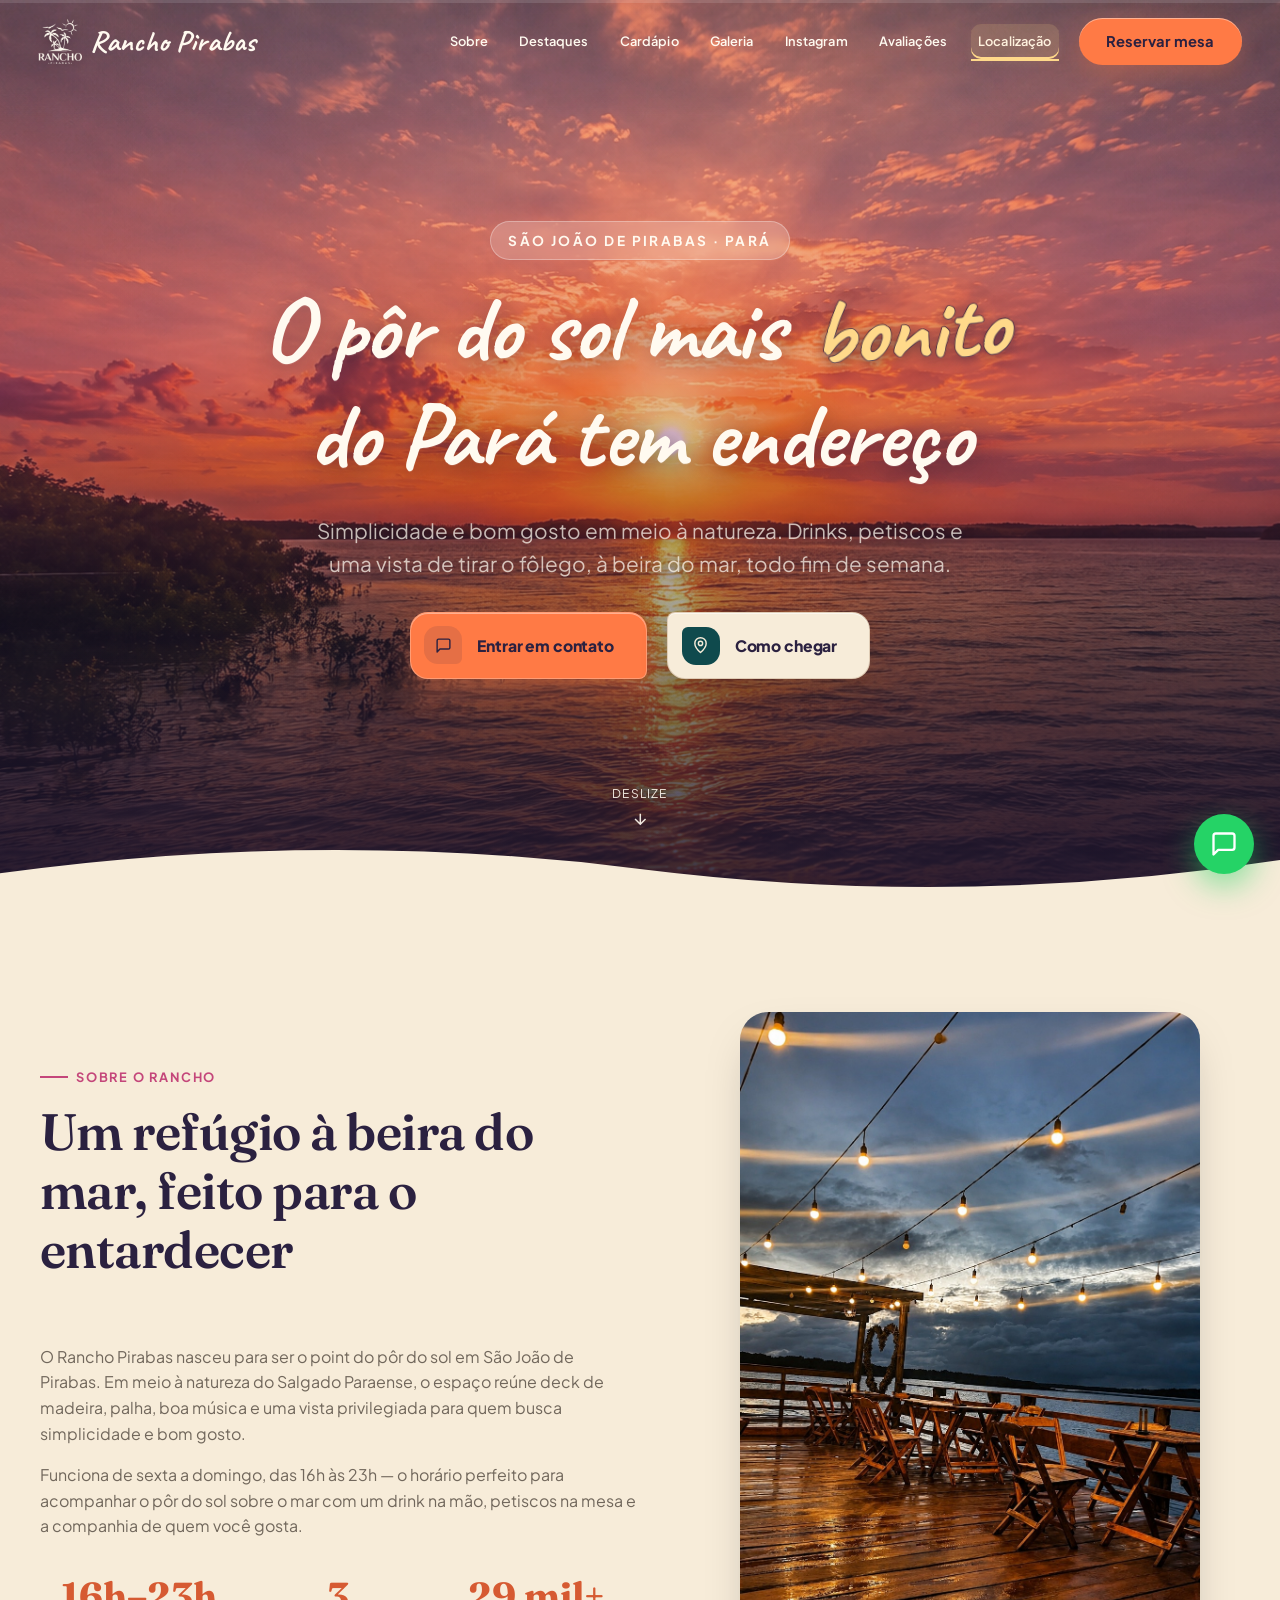
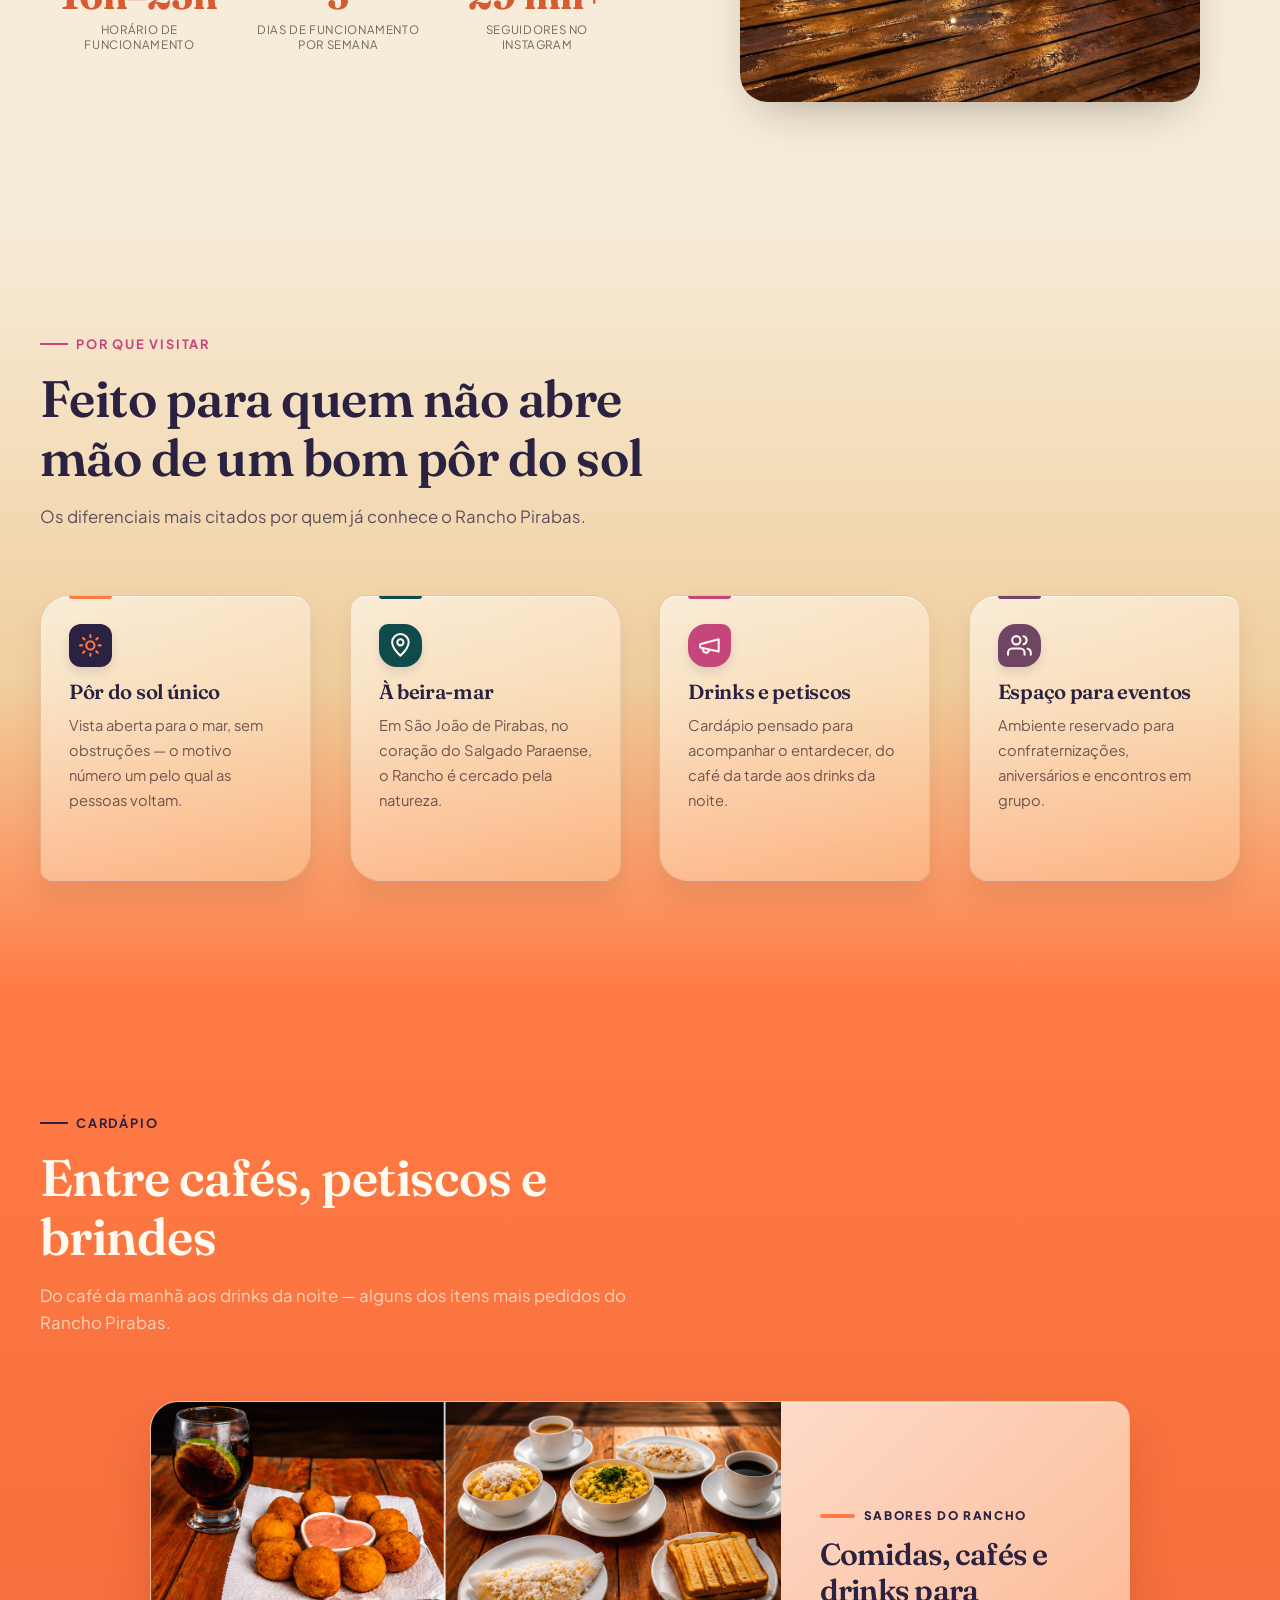
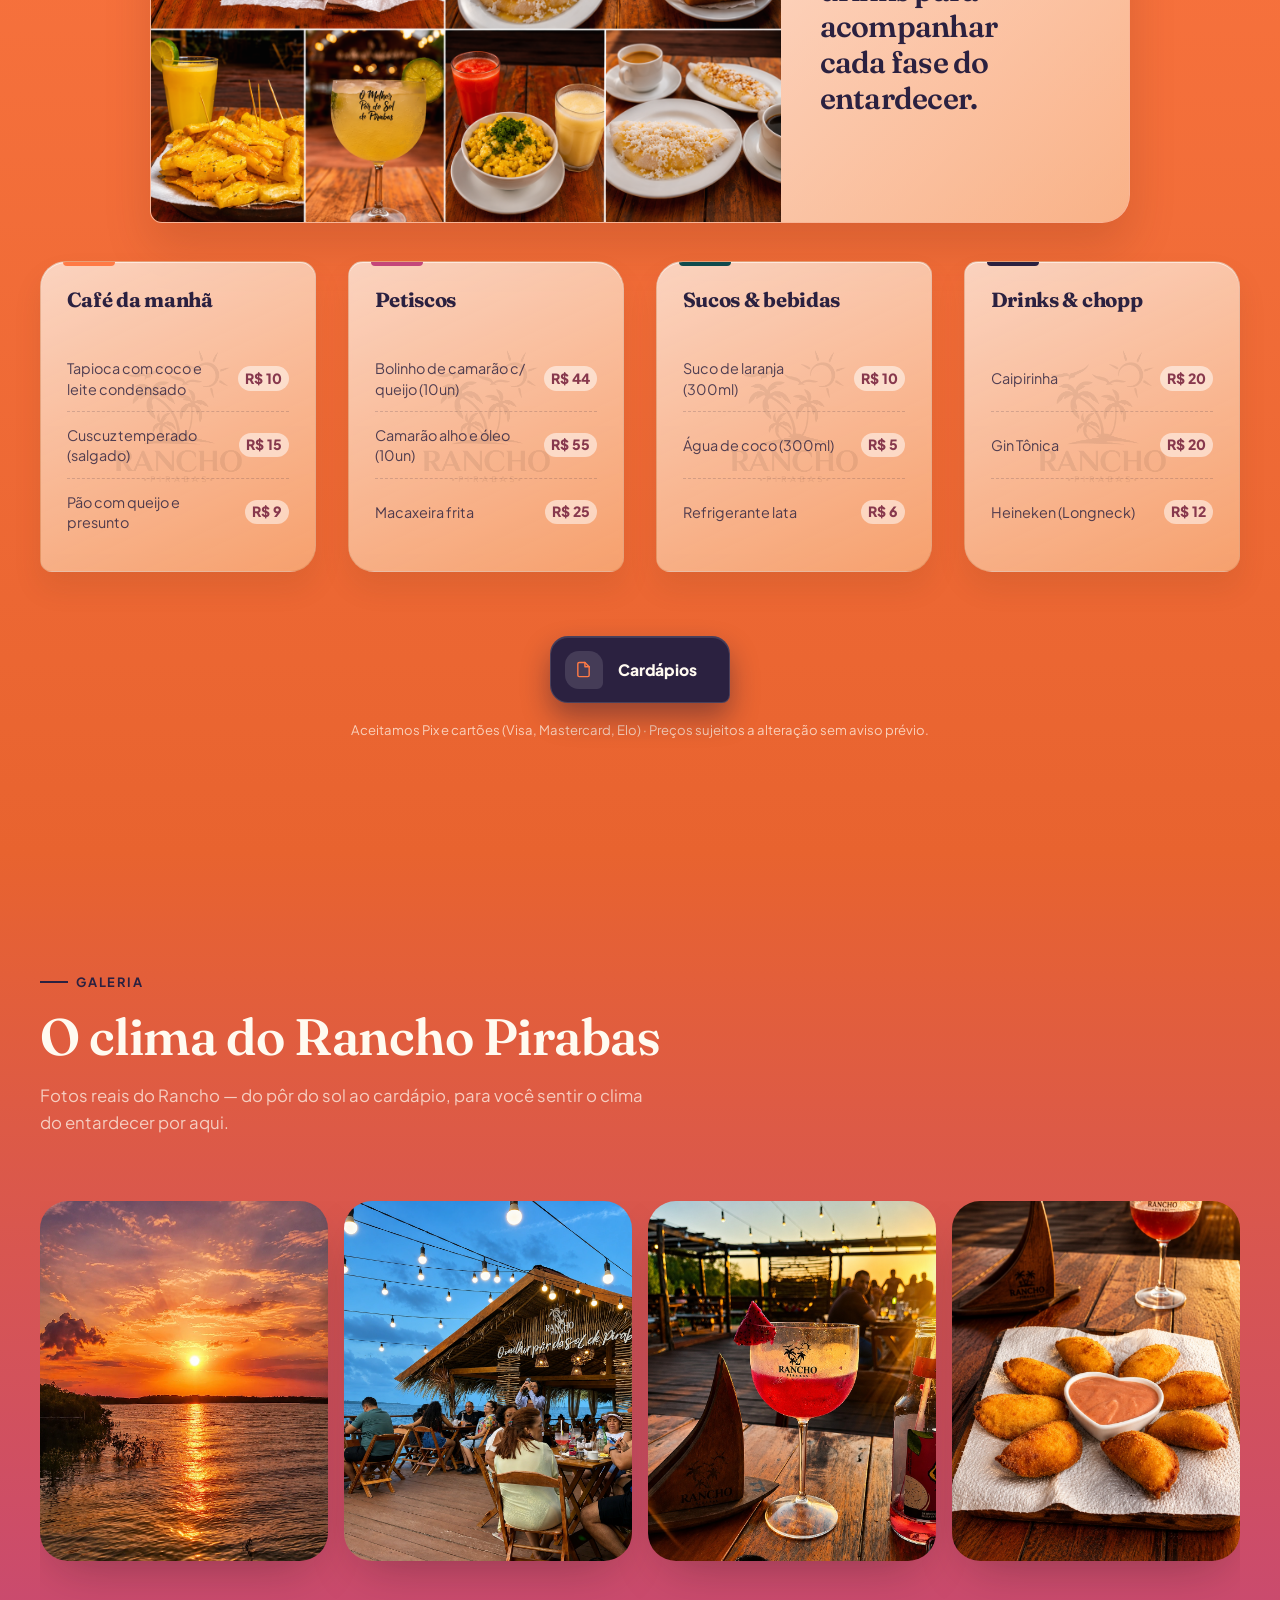
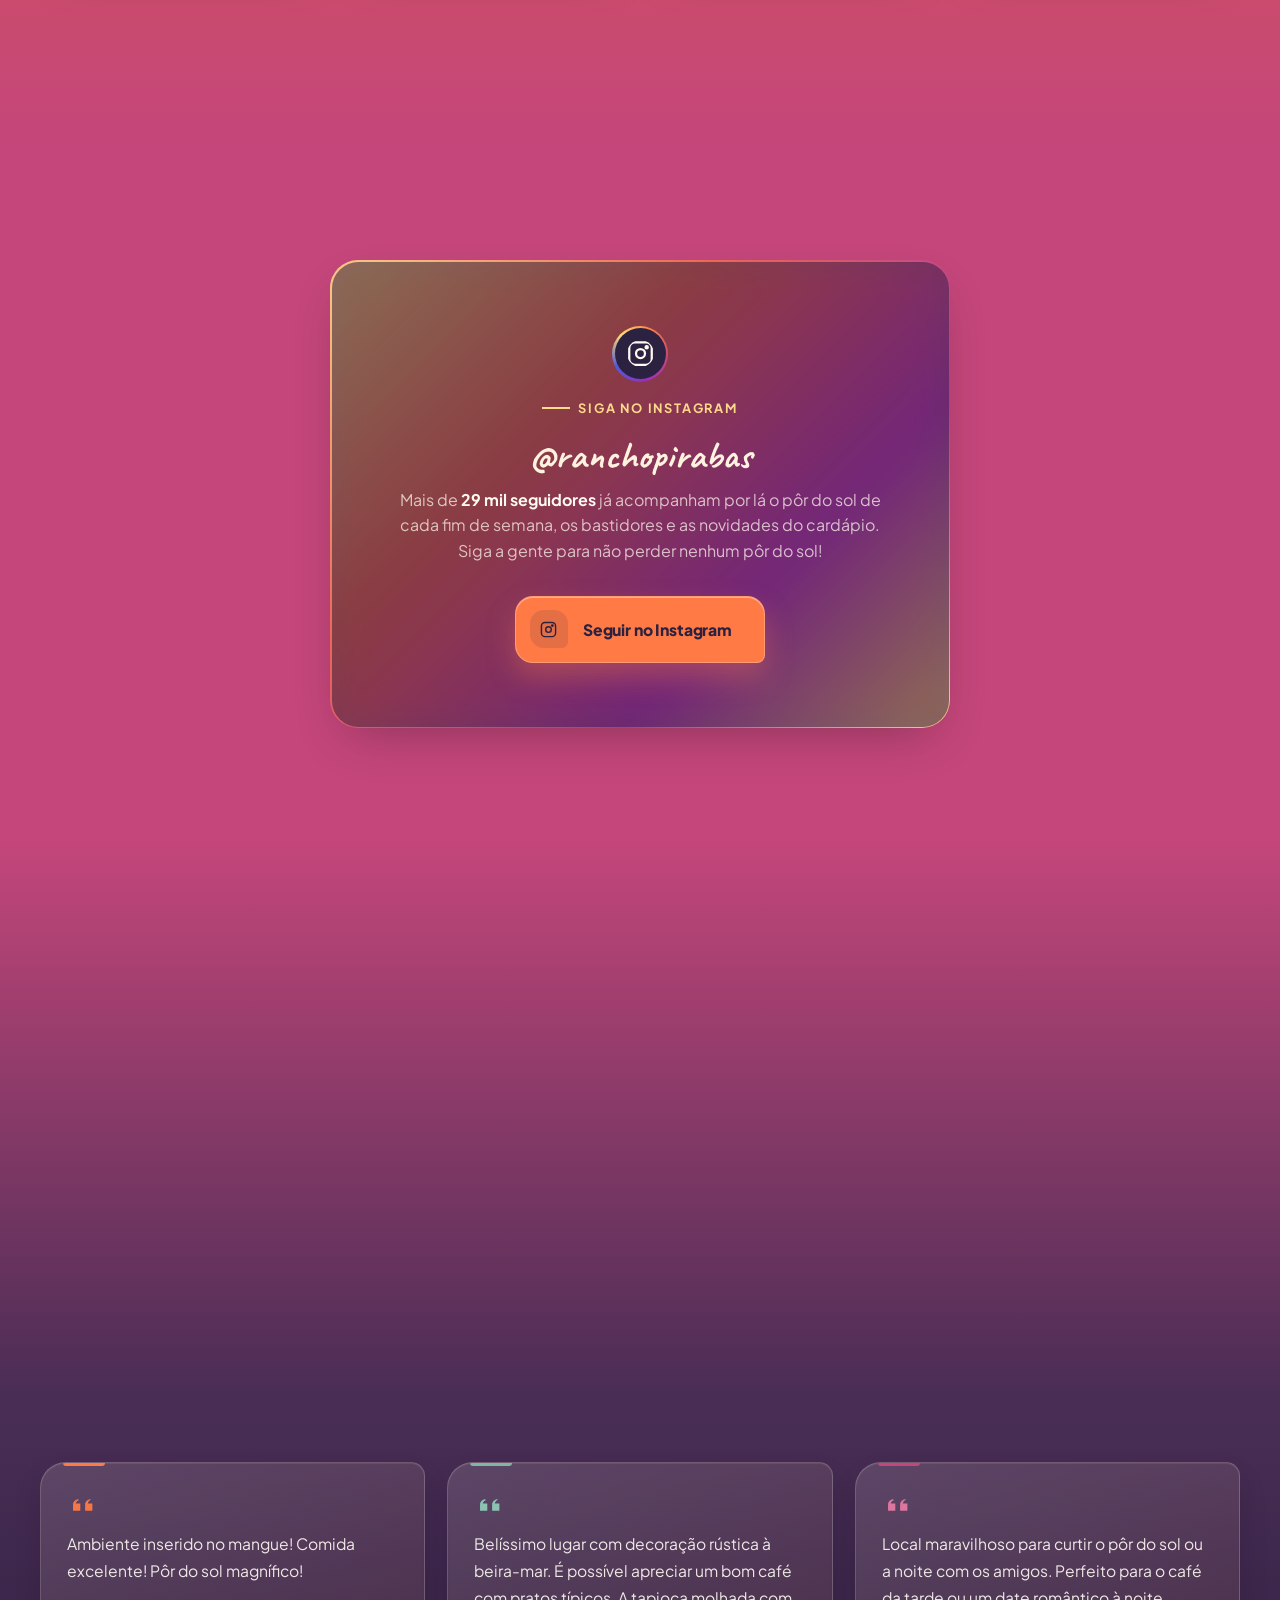
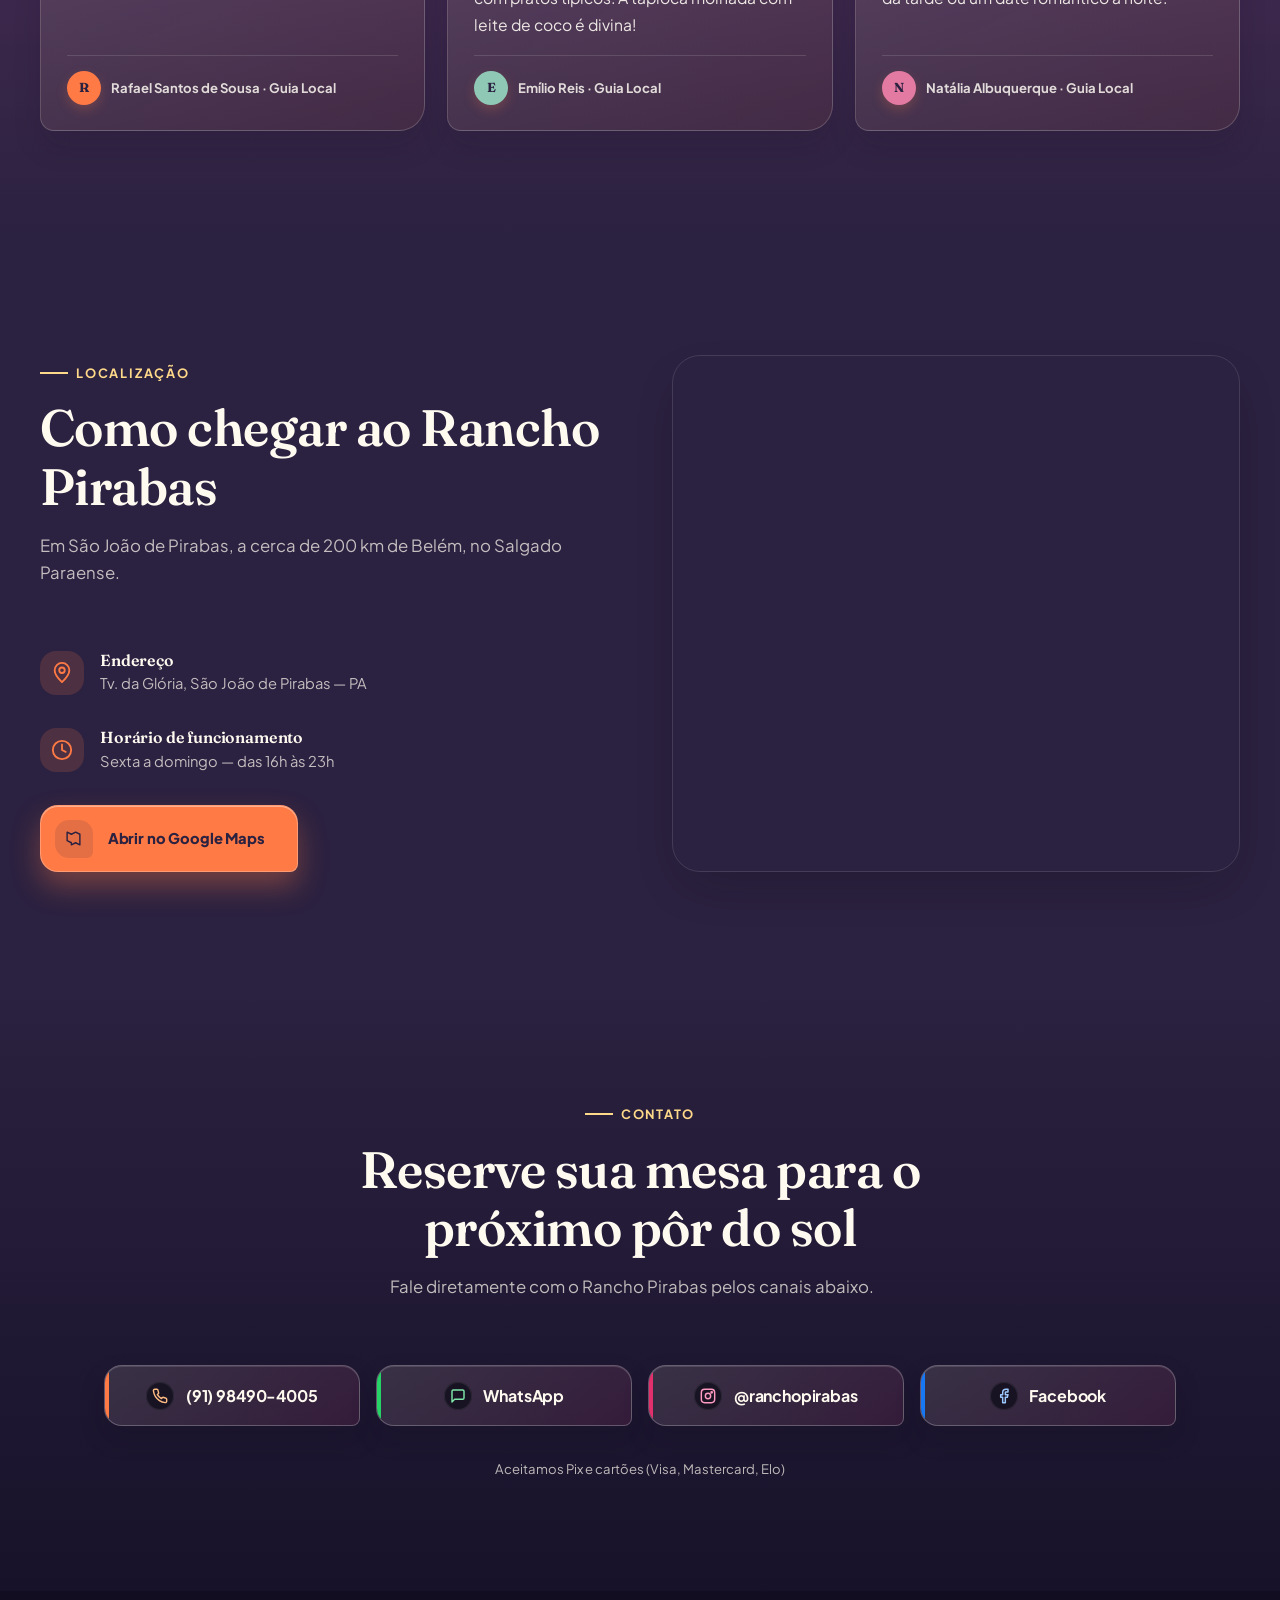
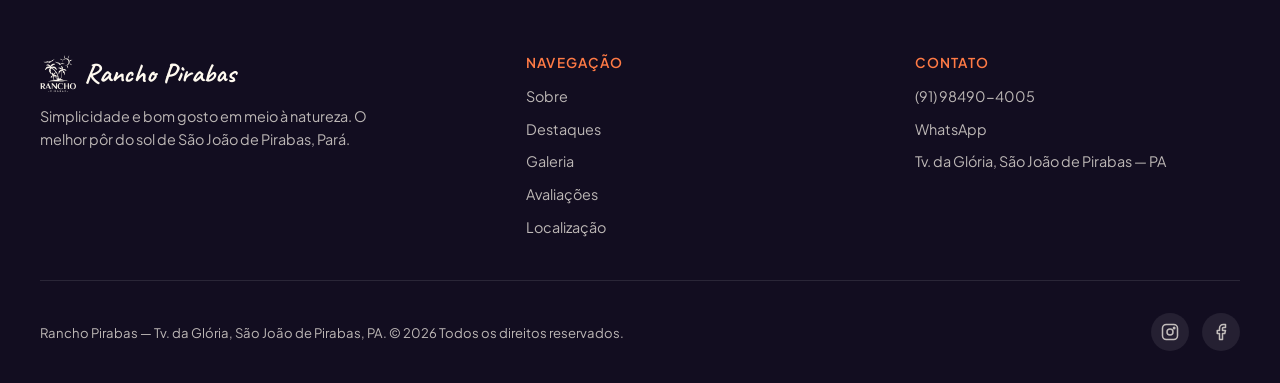
<file: index.html>
<!DOCTYPE html>
<html lang="pt-BR">
<head>
  <meta charset="UTF-8" />
  <meta name="viewport" content="width=device-width, initial-scale=1.0" />

  <!-- ============ SEO: Meta básico ============ -->
  <title>Rancho Pirabas | O Melhor Pôr do Sol de São João de Pirabas - PA</title>
  <meta name="description" content="Rancho Pirabas: bar e espaço para eventos à beira-mar em São João de Pirabas (PA). Drinks, petiscos e o pôr do sol mais bonito da região. Aberto de sexta a domingo, das 16h às 23h." />
  <meta name="keywords" content="Rancho Pirabas, São João de Pirabas, pôr do sol Pará, bar à beira-mar, praia da Fortaleza, passeio de barco Pirabas, eventos Pirabas" />
  <meta name="author" content="Rancho Pirabas" />
  <meta name="robots" content="index, follow" />
  <link rel="canonical" href="https://www.ranchopirabas.com.br/" />

  <!-- ============ Open Graph ============ -->
  <meta property="og:type" content="business.business" />
  <meta property="og:title" content="Rancho Pirabas | O Melhor Pôr do Sol de São João de Pirabas" />
  <meta property="og:description" content="Bar e espaço para eventos à beira-mar. Drinks, petiscos e o pôr do sol mais bonito do Pará. De sexta a domingo, das 16h às 23h." />
  <meta property="og:image" content="https://www.ranchopirabas.com.br/assets/images/por-do-sol/por-do-sol-rio-mangue-nova.webp" />
  <meta property="og:url" content="https://www.ranchopirabas.com.br/" />
  <meta property="og:locale" content="pt_BR" />
  <meta property="og:site_name" content="Rancho Pirabas" />

  <!-- ============ Twitter Cards ============ -->
  <meta name="twitter:card" content="summary_large_image" />
  <meta name="twitter:title" content="Rancho Pirabas | O Melhor Pôr do Sol de São João de Pirabas" />
  <meta name="twitter:description" content="Bar e espaço para eventos à beira-mar em São João de Pirabas, PA. Drinks, petiscos e o pôr do sol mais bonito do Pará." />
  <meta name="twitter:image" content="https://www.ranchopirabas.com.br/assets/images/por-do-sol/por-do-sol-rio-mangue-nova.webp" />

  <meta name="theme-color" content="#ff7a45" />

  <!-- ============ Fontes ============ -->
  <link rel="preconnect" href="https://fonts.googleapis.com" />
  <link rel="preconnect" href="https://fonts.gstatic.com" crossorigin />
  <link href="https://fonts.googleapis.com/css2?family=Fraunces:opsz,wght@9..144,500;9..144,600;9..144,700&family=Plus+Jakarta+Sans:wght@400;500;600;700;800&family=Caveat:wght@500;600;700&display=swap" rel="stylesheet" />

  <!-- ============ CSS ============ -->
  <link rel="stylesheet" href="css/style.css" />
  <link rel="stylesheet" href="css/approved-overrides.css?v=reviews-themes-grid-v1-2026" />

  <!-- ============ Favicon ============ -->
  <link rel="icon" type="image/png" href="assets/images/logo-icon-black.png" />

  <!-- ============ Schema.org / JSON-LD (LocalBusiness) ============ -->
  <script type="application/ld+json">
  {
    "@context": "https://schema.org",
    "@type": "BarOrPub",
    "name": "Rancho Pirabas",
    "image": "https://www.ranchopirabas.com.br/assets/images/por-do-sol/por-do-sol-rio-mangue-nova.webp",
    "url": "https://www.ranchopirabas.com.br/",
    "telephone": "+5591984904005",
    "priceRange": "$$",
    "servesCuisine": "Petiscos e drinks",
    "hasMenu": "https://www.ranchopirabas.com.br/assets/images/cardapio/cardapio-completo-1.jpg",
    "paymentAccepted": "Pix, Visa, Mastercard, Elo",
    "aggregateRating": {
      "@type": "AggregateRating",
      "ratingValue": "4.5",
      "reviewCount": "74",
      "bestRating": "5",
      "worstRating": "1"
    },
    "address": {
      "@type": "PostalAddress",
      "streetAddress": "Tv. da Glória",
      "addressLocality": "São João de Pirabas",
      "addressRegion": "PA",
      "addressCountry": "BR"
    },
    "geo": {
      "@type": "GeoCoordinates",
      "latitude": -0.7650672,
      "longitude": -47.1740857
    },
    "openingHoursSpecification": [
      {
        "@type": "OpeningHoursSpecification",
        "dayOfWeek": ["Friday", "Saturday", "Sunday"],
        "opens": "16:00",
        "closes": "23:00"
      }
    ],
    "sameAs": [
      "https://www.instagram.com/ranchopirabas/",
      "https://www.facebook.com/ranchopirabas/"
    ]
  }
  </script>
</head>
<body>

  <div class="scroll-progress" aria-hidden="true"><div class="scroll-progress-fill"></div></div>

  <!-- ============================================================
       HEADER
  ============================================================= -->
  <header class="site-header">
    <a href="#topo" class="brand" aria-label="Rancho Pirabas - página inicial">
      <img src="assets/images/logo-icon-cream.png" alt="Rancho Pirabas" class="brand-mark" width="44" height="45" />
      Rancho Pirabas
    </a>

    <nav class="main-nav" aria-label="Navegação principal">
      <div class="mobile-nav-brand">
        <img src="assets/images/logo-icon-cream.png" alt="Rancho Pirabas" width="44" height="45" />
      </div>
      <a href="#sobre">Sobre</a>
      <a href="#destaques">Destaques</a>
      <a href="#cardapio">Cardápio</a>
      <a href="#galeria">Galeria</a>
      <a href="#instagram">Instagram</a>
      <a href="#avaliacoes">Avaliações</a>
      <a href="#localizacao">Localização</a>
      <a href="https://wa.me/5591985031257?text=Ol%C3%A1%21%20Vim%20pelo%20site%20do%20Rancho%20Pirabas%20e%20gostaria%20de%20confirmar%20se%20haver%C3%A1%20funcionamento%20normal%20e%20disponibilidade%20neste%20fim%20de%20semana.%20Podem%20me%20ajudar%3F" class="header-cta" target="_blank" rel="noopener">Reservar mesa</a>
    </nav>

    <button class="nav-toggle" aria-label="Abrir menu" aria-expanded="false">
      <span></span>
    </button>
  </header>

  <main id="topo">
    <!-- ============================================================
         HERO
    ============================================================= -->
    <section class="hero" aria-label="Abertura">
      <div class="hero-bg" aria-hidden="true">
        <picture>
          <source media="(min-width: 721px)" srcset="assets/images/por-do-sol/por-do-sol-hero-desktop.png" />
          <img src="assets/images/por-do-sol/por-do-sol-rio-mangue-nova.webp" alt="Pôr do sol dourado refletido no mar, visto do Rancho Pirabas" width="1000" height="1645" />
        </picture>
      </div>
      <div class="hero-overlay" aria-hidden="true"></div>
      <span class="hero-sunrays" aria-hidden="true"></span>

      <div class="hero-content">
        <span class="hero-kicker">São João de Pirabas · Pará</span>
        <h1 class="hero-title-handwritten" aria-label="O pôr do sol mais bonito do Pará tem endereço">
          <span class="hero-title-word" style="--word-index: 0">O</span>
          <span class="hero-title-word" style="--word-index: 1">pôr</span>
          <span class="hero-title-word" style="--word-index: 2">do</span>
          <span class="hero-title-word" style="--word-index: 3">sol</span>
          <span class="hero-title-word" style="--word-index: 4">mais</span>
          <span class="hero-title-word hero-title-word--accent" style="--word-index: 5"><em>bonito</em></span>
          <span class="hero-title-word" style="--word-index: 6">do</span>
          <span class="hero-title-word" style="--word-index: 7">Pará</span>
          <span class="hero-title-word" style="--word-index: 8">tem</span>
          <span class="hero-title-word" style="--word-index: 9">endereço</span>
        </h1>
        <p class="lede">Simplicidade e bom gosto em meio à natureza. Drinks, petiscos e uma vista de tirar o fôlego, à beira do mar, todo fim de semana.</p>

        <div class="hero-actions">
          <a class="btn btn-primary" href="https://wa.me/5591985031257?text=Ol%C3%A1%21%20Vim%20pelo%20site%20do%20Rancho%20Pirabas%20e%20gostaria%20de%20confirmar%20se%20haver%C3%A1%20funcionamento%20normal%20e%20disponibilidade%20neste%20fim%20de%20semana.%20Podem%20me%20ajudar%3F" target="_blank" rel="noopener">
            <span class="btn-icon"><svg viewBox="0 0 24 24" fill="none" stroke="currentColor" stroke-width="2" stroke-linecap="round" stroke-linejoin="round" aria-hidden="true"><path d="M21 15a2 2 0 0 1-2 2H7l-4 4V5a2 2 0 0 1 2-2h14a2 2 0 0 1 2 2z"/></svg></span>
            Entrar em contato
          </a>
          <a class="btn btn-ghost" href="https://maps.app.goo.gl/wgW4mjBnPQfnpoKz9" target="_blank" rel="noopener">
            <span class="btn-icon"><svg viewBox="0 0 24 24" fill="none" stroke="currentColor" stroke-width="2" stroke-linecap="round" stroke-linejoin="round" aria-hidden="true"><path d="M12 22s8-7.4 8-13a8 8 0 1 0-16 0c0 5.6 8 13 8 13z"/><circle cx="12" cy="9" r="3"/></svg></span>
            Como chegar
          </a>
        </div>
      </div>

      <svg class="horizon-line" viewBox="0 0 1440 90" preserveAspectRatio="none" aria-hidden="true">
        <path d="M0 60 Q 360 10 720 55 T 1440 45 V90 H0 Z" fill="currentColor"/>
      </svg>

      <a href="#sobre" class="hero-scroll-cue" aria-label="Rolar para a próxima seção">
        Deslize
        <svg viewBox="0 0 24 24" fill="none" stroke="currentColor" stroke-width="2" width="18" height="18" aria-hidden="true"><path d="M12 5v14M5 12l7 7 7-7"/></svg>
      </a>
    </section>

    <!-- ============================================================
         SOBRE
    ============================================================= -->
    <section class="about" id="sobre">
      <div class="container about-grid">
        <div class="about-copy" data-reveal>
          <span class="eyebrow">Sobre o rancho</span>
          <div class="section-heading">
            <h2 data-split-text>Um refúgio à beira do mar, feito para o entardecer</h2>
          </div>
          <p>
            O Rancho Pirabas nasceu para ser o point do pôr do sol em São João de Pirabas.
            Em meio à natureza do Salgado Paraense, o espaço reúne deck de madeira,
            palha, boa música e uma vista privilegiada para quem busca simplicidade e bom gosto.
          </p>
          <p>
            Funciona de sexta a domingo, das 16h às 23h — o horário perfeito para
            acompanhar o pôr do sol sobre o mar com um drink na mão, petiscos na mesa e a
            companhia de quem você gosta.
          </p>

          <div class="about-stats">
            <div class="stat-card">
              <strong>16h–23h</strong>
              <span>Horário de funcionamento</span>
            </div>
            <div class="stat-card">
              <strong><span data-count-to="3">0</span></strong>
              <span>Dias de funcionamento por semana</span>
            </div>
            <div class="stat-card">
              <strong><span data-count-to="29" data-suffix=" mil+">0</span></strong>
              <span>Seguidores no Instagram</span>
            </div>
          </div>
        </div>

        <div class="about-visual" data-reveal>
          <video class="about-slide is-active" data-slide-type="video" poster="assets/images/deck/deck-beira-rio-entardecer.jpg" src="assets/videos/sobre-video-1.mp4" muted playsinline preload="auto" aria-hidden="true"></video>
          <img class="about-slide" data-slide-type="image" src="assets/images/deck/deck-beira-rio-entardecer.jpg?v=about-preview-2026" alt="Deck de madeira do Rancho Pirabas à beira do mar, ao entardecer" aria-hidden="true" />
          <video class="about-slide" data-slide-type="video" src="assets/videos/sobre-video-3.mp4" muted playsinline preload="auto" aria-hidden="true"></video>
          <img class="about-slide about-slide-collage" data-slide-type="image" src="assets/images/sobre-imagem-2-colagem.jpg" alt="Colagem de fotos do Rancho Pirabas com o ambiente, clientes e pôr do sol" aria-hidden="true" />
        </div>
      </div>
    </section>

    <!-- ============================================================
         DESTAQUES
    ============================================================= -->
    <section class="highlights" id="destaques">
      <div class="container">
        <div class="section-heading" data-reveal>
          <span class="eyebrow">Por que visitar</span>
          <h2 data-split-text>Feito para quem não abre mão de um bom pôr do sol</h2>
          <p>Os diferenciais mais citados por quem já conhece o Rancho Pirabas.</p>
        </div>

        <div class="highlights-grid" data-reveal-stagger>
          <article class="highlight-card">
            <span class="highlight-card__fx" aria-hidden="true"></span>
            <div class="highlight-card__content">
              <div class="highlight-icon">
                <svg viewBox="0 0 24 24" fill="none" stroke="currentColor" stroke-width="2" stroke-linecap="round" stroke-linejoin="round" aria-hidden="true"><circle cx="12" cy="12" r="4"/><path d="M12 2v2M12 20v2M4.9 4.9l1.4 1.4M17.7 17.7l1.4 1.4M2 12h2M20 12h2M4.9 19.1l1.4-1.4M17.7 6.3l1.4-1.4"/></svg>
              </div>
              <h3>Pôr do sol único</h3>
              <p>Vista aberta para o mar, sem obstruções — o motivo número um pelo qual as pessoas voltam.</p>
            </div>
          </article>

          <article class="highlight-card">
            <span class="highlight-card__fx" aria-hidden="true"></span>
            <div class="highlight-card__content">
              <div class="highlight-icon">
                <svg viewBox="0 0 24 24" fill="none" stroke="currentColor" stroke-width="2" stroke-linecap="round" stroke-linejoin="round" aria-hidden="true"><path d="M12 22s8-7.4 8-13a8 8 0 1 0-16 0c0 5.6 8 13 8 13z"/><circle cx="12" cy="9" r="3"/></svg>
              </div>
              <h3>À beira-mar</h3>
              <p>Em São João de Pirabas, no coração do Salgado Paraense, o Rancho é cercado pela natureza.</p>
            </div>
          </article>

          <article class="highlight-card">
            <span class="highlight-card__fx" aria-hidden="true"></span>
            <div class="highlight-card__content">
              <div class="highlight-icon">
                <svg viewBox="0 0 24 24" fill="none" stroke="currentColor" stroke-width="2" stroke-linecap="round" stroke-linejoin="round" aria-hidden="true"><path d="M3 11l18-5v12L3 14v-3z"/><path d="M11.6 16.8a3 3 0 1 1-5.8-1.6"/></svg>
              </div>
              <h3>Drinks e petiscos</h3>
              <p>Cardápio pensado para acompanhar o entardecer, do café da tarde aos drinks da noite.</p>
            </div>
          </article>

          <article class="highlight-card">
            <span class="highlight-card__fx" aria-hidden="true"></span>
            <div class="highlight-card__content">
              <div class="highlight-icon">
                <svg viewBox="0 0 24 24" fill="none" stroke="currentColor" stroke-width="2" stroke-linecap="round" stroke-linejoin="round" aria-hidden="true"><path d="M17 21v-2a4 4 0 0 0-4-4H5a4 4 0 0 0-4 4v2"/><circle cx="9" cy="7" r="4"/><path d="M23 21v-2a4 4 0 0 0-3-3.87"/><path d="M16 3.13a4 4 0 0 1 0 7.75"/></svg>
              </div>
              <h3>Espaço para eventos</h3>
              <p>Ambiente reservado para confraternizações, aniversários e encontros em grupo.</p>
            </div>
          </article>
        </div>
      </div>
    </section>

    <!-- ============================================================
         CARDÁPIO
    ============================================================= -->
    <section class="menu" id="cardapio">
      <div class="container">
        <div class="section-heading" data-reveal>
          <span class="eyebrow">Cardápio</span>
          <h2 data-split-text>Entre cafés, petiscos e brindes</h2>
          <p>Do café da manhã aos drinks da noite — alguns dos itens mais pedidos do Rancho Pirabas.</p>
        </div>

        <div class="menu-collage-panel" data-reveal>
          <div class="menu-collage-panel__image">
            <img src="assets/images/cardapio/cardapio-colagem-preview.png" alt="Comidas, cafés, petiscos e drinks do Rancho Pirabas" loading="lazy" width="1536" height="1024" />
          </div>
          <div class="menu-collage-panel__copy">
            <span class="menu-collage-panel__eyebrow">Sabores do Rancho</span>
            <p>Comidas, cafés e drinks para acompanhar cada fase do entardecer.</p>
          </div>
        </div>

        <div class="menu-grid" data-reveal-stagger>
          <article class="menu-card">
            <img class="menu-card__watermark" src="assets/images/logo-icon-black.png" alt="" aria-hidden="true" />
            <h3>Café da manhã</h3>
            <ul>
              <li><span>Tapioca com coco e leite condensado</span><span class="menu-price">R$ 10</span></li>
              <li><span>Cuscuz temperado (salgado)</span><span class="menu-price">R$ 15</span></li>
              <li><span>Pão com queijo e presunto</span><span class="menu-price">R$ 9</span></li>
            </ul>
          </article>

          <article class="menu-card">
            <img class="menu-card__watermark" src="assets/images/logo-icon-black.png" alt="" aria-hidden="true" />
            <h3>Petiscos</h3>
            <ul>
              <li><span>Bolinho de camarão c/ queijo (10un)</span><span class="menu-price">R$ 44</span></li>
              <li><span>Camarão alho e óleo (10un)</span><span class="menu-price">R$ 55</span></li>
              <li><span>Macaxeira frita</span><span class="menu-price">R$ 25</span></li>
            </ul>
          </article>

          <article class="menu-card">
            <img class="menu-card__watermark" src="assets/images/logo-icon-black.png" alt="" aria-hidden="true" />
            <h3>Sucos &amp; bebidas</h3>
            <ul>
              <li><span>Suco de laranja (300ml)</span><span class="menu-price">R$ 10</span></li>
              <li><span>Água de coco (300ml)</span><span class="menu-price">R$ 5</span></li>
              <li><span>Refrigerante lata</span><span class="menu-price">R$ 6</span></li>
            </ul>
          </article>

          <article class="menu-card">
            <img class="menu-card__watermark" src="assets/images/logo-icon-black.png" alt="" aria-hidden="true" />
            <h3>Drinks &amp; chopp</h3>
            <ul>
              <li><span>Caipirinha</span><span class="menu-price">R$ 20</span></li>
              <li><span>Gin Tônica</span><span class="menu-price">R$ 20</span></li>
              <li><span>Heineken (Longneck)</span><span class="menu-price">R$ 12</span></li>
            </ul>
          </article>
        </div>

        <div class="menu-links" data-reveal>
          <button type="button" class="btn btn-primary" data-menu-open>
            <span class="btn-icon"><svg viewBox="0 0 24 24" fill="none" stroke="currentColor" stroke-width="2" stroke-linecap="round" stroke-linejoin="round" aria-hidden="true"><path d="M14 2H6a2 2 0 0 0-2 2v16a2 2 0 0 0 2 2h12a2 2 0 0 0 2-2V8z"/><path d="M14 2v6h6"/></svg></span>
            Cardápios
          </button>
        </div>
        <p class="menu-note">Aceitamos Pix e cartões (Visa, Mastercard, Elo) · Preços sujeitos a alteração sem aviso prévio.</p>
      </div>
    </section>

    <!-- ============================================================
         MODAL DO CARDÁPIO (janela flutuante)
    ============================================================= -->
    <div class="menu-modal" data-menu-modal aria-hidden="true">
      <div class="menu-modal-backdrop" data-menu-close></div>
      <div class="menu-modal-dialog" role="dialog" aria-modal="true" aria-label="Cardápio do Rancho Pirabas">
        <button type="button" class="menu-modal-close" data-menu-close aria-label="Fechar cardápio">
          <svg viewBox="0 0 24 24" fill="none" stroke="currentColor" stroke-width="2" stroke-linecap="round" stroke-linejoin="round" aria-hidden="true"><path d="M18 6 6 18M6 6l12 12"/></svg>
        </button>

        <div class="menu-modal-image-wrap">
          <img data-menu-image src="assets/images/cardapio/cardapio-completo-1.jpg" alt="Cardápio de comidas do Rancho Pirabas" />
        </div>

        <div class="menu-modal-switch" role="tablist" aria-label="Escolher cardápio">
          <button type="button" class="is-active" data-menu-tab="0" role="tab" aria-selected="true">Comidas</button>
          <button type="button" data-menu-tab="1" role="tab" aria-selected="false">Bebidas</button>
        </div>
      </div>
    </div>


    <!-- ============================================================
         GALERIA
    ============================================================= -->
    <section class="gallery" id="galeria">
      <div class="container">
        <div class="section-heading" data-reveal>
          <span class="eyebrow">Galeria</span>
          <h2 data-split-text>O clima do Rancho Pirabas</h2>
          <p>Fotos reais do Rancho — do pôr do sol ao cardápio, para você sentir o clima do entardecer por aqui.</p>
        </div>
      </div>

      <div class="container">
        <div class="gallery-track" data-reveal>
          <figure class="gallery-item">
            <img src="assets/images/por-do-sol/por-do-sol-rio-mangue-nova.webp" alt="Pôr do sol dourado refletido no mar, visto do Rancho Pirabas" loading="lazy" width="600" height="988" />
            <figcaption class="gallery-caption">Pôr do sol sobre o mar</figcaption>
          </figure>
          <figure class="gallery-item">
            <img src="assets/images/deck/fachada-galeria-nova.webp" alt="Fachada do Rancho Pirabas com letreiro 'O melhor pôr do sol de Pirabas'" loading="lazy" width="1122" height="1402" />
            <figcaption class="gallery-caption">O melhor pôr do sol de Pirabas</figcaption>
          </figure>
          <figure class="gallery-item">
            <img src="assets/images/drinks/drink-vermelho-por-do-sol-rancho.jpg?v=gallery-replaced-2026" alt="Drink vermelho do Rancho Pirabas com o pôr do sol ao fundo" loading="lazy" width="963" height="1633" />
            <figcaption class="gallery-caption">Drink ao entardecer</figcaption>
          </figure>
          <figure class="gallery-item">
            <img src="assets/images/comidas/coxinhas-molho-rosa.jpg?v=gallery-replaced-2026" alt="Coxinhas fritas servidas com molho especial no Rancho Pirabas" loading="lazy" width="980" height="1604" />
            <figcaption class="gallery-caption">Petiscos fritinhos</figcaption>
          </figure>
          <figure class="gallery-item">
            <img src="assets/images/visitantes/grupo-amigos-mesa-vista-rio.jpg?v=gallery-remaining-2026" alt="Grupo de amigos reunidos à mesa com vista para o mar" loading="lazy" width="1052" height="1495" />
            <figcaption class="gallery-caption">Amigos à beira do mar</figcaption>
          </figure>
          <figure class="gallery-item">
            <img src="assets/images/deck/deck-noturno-mesas-luzes.jpg?v=gallery-remaining-2026" alt="Deck do Rancho Pirabas iluminado por luzes à noite" loading="lazy" width="1393" height="1129" />
            <figcaption class="gallery-caption">Deck iluminado à noite</figcaption>
          </figure>
          <figure class="gallery-item">
            <img src="assets/images/comidas/cafe-da-manha-completo.jpg?v=gallery-replaced-2026" alt="Mesa com tapiocas, cafés e torradas do café da manhã do Rancho Pirabas" loading="lazy" width="1086" height="1448" />
            <figcaption class="gallery-caption">Café da manhã completo</figcaption>
          </figure>
          <figure class="gallery-item">
            <img src="assets/images/drinks/drink-azul-limao-taca-rancho.jpg?v=gallery-replaced-2026" alt="Drink azul com rodela de limão servido em taça com a marca Rancho Pirabas" loading="lazy" width="1122" height="1402" />
            <figcaption class="gallery-caption">Drinks autorais</figcaption>
          </figure>
          <figure class="gallery-item">
            <img src="assets/images/deck/passarela-iluminada-noite.jpg?v=gallery-replaced-2026" alt="Passarela de madeira iluminada à noite, cercada de vegetação" loading="lazy" width="977" height="1610" />
            <figcaption class="gallery-caption">Passarela iluminada</figcaption>
          </figure>
          <figure class="gallery-item">
            <img src="assets/images/visitantes/amigas-mesa-deck-rio.jpg?v=gallery-replaced-2026" alt="Amigas sorrindo em mesa no deck com vista para o mar" loading="lazy" width="1053" height="1494" />
            <figcaption class="gallery-caption">Momentos entre amigas</figcaption>
          </figure>
          <figure class="gallery-item">
            <img src="assets/images/por-do-sol/coracao-decorativo-por-do-sol.jpg?v=gallery-replaced-2026" alt="Detalhe decorativo em formato de coração emoldurando o pôr do sol" loading="lazy" width="977" height="1610" />
            <figcaption class="gallery-caption">Detalhe romântico</figcaption>
          </figure>
          <figure class="gallery-item">
            <img src="assets/images/deck/fachada-entrada-rancho-pirabas.jpg?v=gallery-remaining-2026" alt="Entrada do Rancho Pirabas com telhado de palha e luzes decorativas" loading="lazy" width="977" height="1609" />
            <figcaption class="gallery-caption">Entrada do rancho</figcaption>
          </figure>
        </div>
      </div>
    </section>

    <!-- ============================================================
         INSTAGRAM
    ============================================================= -->
    <section class="instagram-highlight" id="instagram">
      <div class="container">
        <div class="instagram-card" data-reveal>
          <div class="instagram-card-inner">
            <span class="instagram-ring" aria-hidden="true">
              <svg viewBox="0 0 24 24" fill="none" stroke="currentColor" stroke-width="2" stroke-linecap="round" stroke-linejoin="round"><rect x="2" y="2" width="20" height="20" rx="5"/><circle cx="12" cy="12" r="4"/><circle cx="17.5" cy="6.5" r="1"/></svg>
            </span>
            <span class="eyebrow">Siga no Instagram</span>
            <p class="instagram-handle">@ranchopirabas</p>
            <p class="instagram-text">
              Mais de <strong>29 mil seguidores</strong> já acompanham por lá o pôr do sol de cada fim de semana,
              os bastidores e as novidades do cardápio. Siga a gente para não perder nenhum pôr do sol!
            </p>
            <a class="btn btn-primary" href="https://www.instagram.com/ranchopirabas/" target="_blank" rel="noopener">
              <span class="btn-icon">
                <svg viewBox="0 0 24 24" fill="none" stroke="currentColor" stroke-width="2" stroke-linecap="round" stroke-linejoin="round" aria-hidden="true"><rect x="2" y="2" width="20" height="20" rx="5"/><circle cx="12" cy="12" r="4"/><circle cx="17.5" cy="6.5" r="1"/></svg>
              </span>
              Seguir no Instagram
            </a>
          </div>
        </div>
      </div>
    </section>

    <!-- ============================================================
         AVALIAÇÕES
    ============================================================= -->
    <section class="reviews" id="avaliacoes">
      <div class="container">
        <div class="section-heading" data-reveal>
          <span class="eyebrow">Avaliações</span>
          <h2 data-split-text>O que dizem sobre o Rancho Pirabas</h2>
          <p>Avaliações reais de visitantes no Google.</p>
        </div>

        <div class="reviews-summary" data-reveal>
          <div class="reviews-rating-block">
            <div class="reviews-rating-main">
              <div class="rating-number"><span data-count-to="4.5" data-decimals="1">0</span></div>
            </div>
            <div class="stars-wrap" role="img" aria-label="Nota média de 4,5 de 5 estrelas">
              <span class="stars-bg" aria-hidden="true">★★★★★</span>
              <span class="stars-fill" style="width: 90%;" aria-hidden="true">★★★★★</span>
            </div>
            <small>Com base em <strong>74 avaliações</strong> no Google</small>
          </div>
          <div class="reviews-themes">
            <span class="reviews-themes-label">Temas mais citados pelos visitantes</span>
            <div class="reviews-themes-list" aria-label="Temas mais citados pelos visitantes">
              <strong>pôr do sol</strong>
              <strong>atendimento</strong>
              <strong>ambiente</strong>
              <strong>cardápio</strong>
            </div>
          </div>
        </div>

        <!--
          Avaliações reais extraídas do Google Maps (nota agregada 4,5 · 74 avaliações),
          enviadas pelo cliente. Selecionadas 4 entre as mais representativas do
          sentimento geral. Todas as avaliações (incluindo críticas sobre atendimento
          e demora no atendimento, também presentes no Google) podem ser vistas
          integralmente pelo botão "Abrir no Google Maps" na seção de Localização.
        -->
        <div class="reviews-grid" data-reveal-stagger>
          <article class="review-card">
            <svg class="quote-icon" viewBox="0 0 24 24" fill="currentColor" aria-hidden="true"><path d="M9.5 8.5C7 8.5 5 10.5 5 13v5h6v-6H7.2C7.6 10.5 8.9 9.5 9.5 9.5V8.5zm10 0c-2.5 0-4.5 2-4.5 4.5v5h6v-6h-3.8c.4-2 1.7-3 2.3-3V8.5z"/></svg>
            <p>Ambiente inserido no mangue! Comida excelente! Pôr do sol magnífico!</p>
            <div class="reviewer">
              <span class="reviewer-avatar">R</span>
              Rafael Santos de Sousa · Guia Local
            </div>
          </article>
          <article class="review-card">
            <svg class="quote-icon" viewBox="0 0 24 24" fill="currentColor" aria-hidden="true"><path d="M9.5 8.5C7 8.5 5 10.5 5 13v5h6v-6H7.2C7.6 10.5 8.9 9.5 9.5 9.5V8.5zm10 0c-2.5 0-4.5 2-4.5 4.5v5h6v-6h-3.8c.4-2 1.7-3 2.3-3V8.5z"/></svg>
            <p>Belíssimo lugar com decoração rústica à beira-mar. É possível apreciar um bom café com pratos típicos. A tapioca molhada com leite de coco é divina!</p>
            <div class="reviewer">
              <span class="reviewer-avatar">E</span>
              Emílio Reis · Guia Local
            </div>
          </article>
          <article class="review-card">
            <svg class="quote-icon" viewBox="0 0 24 24" fill="currentColor" aria-hidden="true"><path d="M9.5 8.5C7 8.5 5 10.5 5 13v5h6v-6H7.2C7.6 10.5 8.9 9.5 9.5 9.5V8.5zm10 0c-2.5 0-4.5 2-4.5 4.5v5h6v-6h-3.8c.4-2 1.7-3 2.3-3V8.5z"/></svg>
            <p>Local maravilhoso para curtir o pôr do sol ou a noite com os amigos. Perfeito para o café da tarde ou um date romântico à noite.</p>
            <div class="reviewer">
              <span class="reviewer-avatar">N</span>
              Natália Albuquerque · Guia Local
            </div>
          </article>
        </div>
      </div>
    </section>

    <!-- ============================================================
         LOCALIZAÇÃO
    ============================================================= -->
    <section class="location" id="localizacao">
      <div class="container location-grid">
        <div data-reveal>
          <span class="eyebrow" style="color: var(--amber-poente);">Localização</span>
          <div class="section-heading">
            <h2 data-split-text>Como chegar ao Rancho Pirabas</h2>
            <p>Em São João de Pirabas, a cerca de 200 km de Belém, no Salgado Paraense.</p>
          </div>

          <div class="location-info">
            <div class="info-row">
              <span class="icon-badge">
                <svg viewBox="0 0 24 24" fill="none" stroke="currentColor" stroke-width="2" stroke-linecap="round" stroke-linejoin="round" aria-hidden="true"><path d="M12 22s8-7.4 8-13a8 8 0 1 0-16 0c0 5.6 8 13 8 13z"/><circle cx="12" cy="9" r="3"/></svg>
              </span>
              <div>
                <h3>Endereço</h3>
                <p>Tv. da Glória, São João de Pirabas — PA</p>
              </div>
            </div>

            <div class="info-row">
              <span class="icon-badge">
                <svg viewBox="0 0 24 24" fill="none" stroke="currentColor" stroke-width="2" stroke-linecap="round" stroke-linejoin="round" aria-hidden="true"><circle cx="12" cy="12" r="10"/><path d="M12 6v6l4 2"/></svg>
              </span>
              <div>
                <h3>Horário de funcionamento</h3>
                <p>Sexta a domingo — das 16h às 23h</p>
              </div>
            </div>

            <div class="info-row">
              <a class="btn btn-primary" href="https://maps.app.goo.gl/wgW4mjBnPQfnpoKz9" target="_blank" rel="noopener">
                <span class="btn-icon"><svg viewBox="0 0 24 24" fill="none" stroke="currentColor" stroke-width="2" stroke-linecap="round" stroke-linejoin="round" aria-hidden="true"><path d="M9 18l-6-3V3l6 3 6-3 6 3v15l-6-3-6 3z"/></svg></span>
                Abrir no Google Maps
              </a>
            </div>
          </div>
        </div>

        <div class="map-embed" data-reveal>
          <iframe
            title="Mapa de localização do Rancho Pirabas em São João de Pirabas, PA"
            src="https://www.google.com/maps?q=-0.7650672,-47.1740857&z=15&output=embed"
            loading="lazy"
            referrerpolicy="no-referrer-when-downgrade"
            allowfullscreen>
          </iframe>
        </div>
      </div>
    </section>

    <!-- ============================================================
         CONTATO
    ============================================================= -->
    <section class="contact" id="contato">
      <div class="container">
        <div class="section-heading" data-reveal>
          <span class="eyebrow" style="color: var(--amber-poente);">Contato</span>
          <h2 data-split-text>Reserve sua mesa para o próximo pôr do sol</h2>
          <p>Fale diretamente com o Rancho Pirabas pelos canais abaixo.</p>
        </div>

        <div class="contact-channels" data-reveal-stagger>
          <a class="channel-card" href="tel:+5591984904005">
            <svg viewBox="0 0 24 24" fill="none" stroke="currentColor" stroke-width="2" stroke-linecap="round" stroke-linejoin="round" aria-hidden="true"><path d="M22 16.92v3a2 2 0 0 1-2.18 2 19.79 19.79 0 0 1-8.63-3.07 19.5 19.5 0 0 1-6-6 19.79 19.79 0 0 1-3.07-8.67A2 2 0 0 1 4.11 2h3a2 2 0 0 1 2 1.72c.127.96.361 1.903.7 2.81a2 2 0 0 1-.45 2.11L8.09 9.91a16 16 0 0 0 6 6l1.27-1.27a2 2 0 0 1 2.11-.45c.907.339 1.85.573 2.81.7A2 2 0 0 1 22 16.92z"/></svg>
            (91) 98490-4005
          </a>
          <a class="channel-card" href="https://wa.me/5591985031257?text=Ol%C3%A1%21%20Vim%20pelo%20site%20do%20Rancho%20Pirabas%20e%20gostaria%20de%20confirmar%20se%20haver%C3%A1%20funcionamento%20normal%20e%20disponibilidade%20neste%20fim%20de%20semana.%20Podem%20me%20ajudar%3F" target="_blank" rel="noopener">
            <svg viewBox="0 0 24 24" fill="none" stroke="currentColor" stroke-width="2" stroke-linecap="round" stroke-linejoin="round" aria-hidden="true"><path d="M21 15a2 2 0 0 1-2 2H7l-4 4V5a2 2 0 0 1 2-2h14a2 2 0 0 1 2 2z"/></svg>
            WhatsApp
          </a>
          <a class="channel-card" href="https://www.instagram.com/ranchopirabas/" target="_blank" rel="noopener">
            <svg viewBox="0 0 24 24" fill="none" stroke="currentColor" stroke-width="2" stroke-linecap="round" stroke-linejoin="round" aria-hidden="true"><rect x="2" y="2" width="20" height="20" rx="5"/><circle cx="12" cy="12" r="4"/><circle cx="17.5" cy="6.5" r="1"/></svg>
            @ranchopirabas
          </a>
          <a class="channel-card" href="https://www.facebook.com/ranchopirabas/" target="_blank" rel="noopener">
            <svg viewBox="0 0 24 24" fill="none" stroke="currentColor" stroke-width="2" stroke-linecap="round" stroke-linejoin="round" aria-hidden="true"><path d="M18 2h-3a5 5 0 0 0-5 5v3H7v4h3v8h4v-8h3l1-4h-4V7a1 1 0 0 1 1-1h3z"/></svg>
            Facebook
          </a>
          <!-- Site oficial não confirmado na extração automática -->
          <!-- <a class="channel-card" href="#">Site oficial</a> -->
        </div>
        <p class="menu-note" style="margin-top: var(--space-md);">Aceitamos Pix e cartões (Visa, Mastercard, Elo)</p>
      </div>
    </section>
  </main>

  <!-- ============================================================
       FOOTER
  ============================================================= -->
  <footer class="site-footer">
    <div class="container">
      <div class="footer-grid">
        <div>
          <div class="footer-brand">
            <img src="assets/images/logo-icon-cream.png" alt="Rancho Pirabas" width="36" height="37" />
            Rancho Pirabas
          </div>
          <p style="max-width: 32ch; font-size: 0.9rem;">
            Simplicidade e bom gosto em meio à natureza. O melhor pôr do sol de São João de Pirabas, Pará.
          </p>
        </div>

        <div class="footer-col">
          <h4>Navegação</h4>
          <ul>
            <li><a href="#sobre">Sobre</a></li>
            <li><a href="#destaques">Destaques</a></li>
            <li><a href="#galeria">Galeria</a></li>
            <li><a href="#avaliacoes">Avaliações</a></li>
            <li><a href="#localizacao">Localização</a></li>
          </ul>
        </div>

        <div class="footer-col">
          <h4>Contato</h4>
          <ul>
            <li><a href="tel:+5591984904005">(91) 98490-4005</a></li>
            <li><a href="https://wa.me/5591985031257?text=Ol%C3%A1%21%20Vim%20pelo%20site%20do%20Rancho%20Pirabas%20e%20gostaria%20de%20confirmar%20se%20haver%C3%A1%20funcionamento%20normal%20e%20disponibilidade%20neste%20fim%20de%20semana.%20Podem%20me%20ajudar%3F" target="_blank" rel="noopener">WhatsApp</a></li>
            <li>Tv. da Glória, São João de Pirabas — PA</li>
          </ul>
        </div>
      </div>

      <div class="footer-bottom">
        <p>Rancho Pirabas — Tv. da Glória, São João de Pirabas, PA. &copy; <span data-current-year></span> Todos os direitos reservados.</p>
        <div class="footer-socials">
          <a href="https://www.instagram.com/ranchopirabas/" target="_blank" rel="noopener" aria-label="Instagram do Rancho Pirabas">
            <svg viewBox="0 0 24 24" fill="none" stroke="currentColor" stroke-width="2" stroke-linecap="round" stroke-linejoin="round" aria-hidden="true"><rect x="2" y="2" width="20" height="20" rx="5"/><circle cx="12" cy="12" r="4"/><circle cx="17.5" cy="6.5" r="1"/></svg>
          </a>
          <a href="https://www.facebook.com/ranchopirabas/" target="_blank" rel="noopener" aria-label="Facebook do Rancho Pirabas">
            <svg viewBox="0 0 24 24" fill="none" stroke="currentColor" stroke-width="2" stroke-linecap="round" stroke-linejoin="round" aria-hidden="true"><path d="M18 2h-3a5 5 0 0 0-5 5v3H7v4h3v8h4v-8h3l1-4h-4V7a1 1 0 0 1 1-1h3z"/></svg>
          </a>
        </div>
      </div>
    </div>
  </footer>

  <!-- WhatsApp flutuante -->
  <a class="whatsapp-float" href="https://wa.me/5591985031257?text=Ol%C3%A1%21%20Vim%20pelo%20site%20do%20Rancho%20Pirabas%20e%20gostaria%20de%20confirmar%20se%20haver%C3%A1%20funcionamento%20normal%20e%20disponibilidade%20neste%20fim%20de%20semana.%20Podem%20me%20ajudar%3F" target="_blank" rel="noopener" aria-label="Fale conosco pelo WhatsApp">
    <svg viewBox="0 0 24 24" fill="none" stroke="currentColor" stroke-width="2" stroke-linecap="round" stroke-linejoin="round" aria-hidden="true"><path d="M21 15a2 2 0 0 1-2 2H7l-4 4V5a2 2 0 0 1 2-2h14a2 2 0 0 1 2 2z"/></svg>
  </a>

  <script src="js/main.js?v=reviews-themes-grid-v1-2026"></script>
</body>
</html>
</file>
<file: css/style.css>
/* ============================================================
   RANCHO PIRABAS — Landing Page
   Conceito visual: "O Sol Poente" — a página narra um pôr do
   sol enquanto o usuário rola. Cada seção herda um tom do
   gradiente, do entardecer dourado até a noite estrelada.
   ============================================================ */

/* ---------- Design Tokens ---------- */
:root {
  /* Paleta - nomeada conforme plano de design */
  --amber-poente: #ff7a45;      /* âmbar do poente (primária) */
  --magenta-crepusculo: #c4467a; /* magenta do crepúsculo (secundária) */
  --indigo-noite: #2b2140;       /* índigo da noite (contraste escuro) */
  --verde-mar: #0f4a4d;          /* verde-mar profundo */
  --areia: #f7ecd9;              /* neutro claro */
  --espuma: #fffbf4;             /* fundo claro */

  --amber-poente-rgb: 255, 122, 69;
  --magenta-crepusculo-rgb: 196, 70, 122;

  /* Texto */
  --text-dark: #2a2118;
  --text-light: #fffaf0;
  --text-muted: rgba(42, 33, 24, 0.65);
  --text-muted-light: rgba(255, 250, 240, 0.72);

  /* Tipografia */
  --font-display: "Fraunces", "Georgia", serif;
  --font-body: "Plus Jakarta Sans", "Segoe UI", sans-serif;
  --font-script: "Caveat", cursive;

  /* Espaçamento */
  --space-xs: 0.5rem;
  --space-sm: 1rem;
  --space-md: 2rem;
  --space-lg: 4rem;
  --space-xl: 7rem;

  /* Raios e sombras */
  --radius-md: 1rem;
  --radius-lg: 1.75rem;
  --radius-full: 999px;
  --shadow-soft: 0 20px 50px -20px rgba(15, 15, 20, 0.35);
  --shadow-glow: 0 0 60px rgba(var(--amber-poente-rgb), 0.35);

  /* Transições */
  --ease-out: cubic-bezier(0.16, 1, 0.3, 1);
}

/* ---------- Reset ---------- */
*,
*::before,
*::after {
  box-sizing: border-box;
  margin: 0;
  padding: 0;
}

html {
  scroll-behavior: smooth;
  scroll-padding-top: 90px;
}

@media (prefers-reduced-motion: reduce) {
  html {
    scroll-behavior: auto;
  }
  *,
  *::before,
  *::after {
    animation-duration: 0.001ms !important;
    animation-iteration-count: 1 !important;
    transition-duration: 0.001ms !important;
    scroll-behavior: auto !important;
  }
}

body {
  font-family: var(--font-body);
  color: var(--text-dark);
  background: var(--espuma);
  line-height: 1.6;
  overflow-x: hidden;
  -webkit-font-smoothing: antialiased;
}

img {
  max-width: 100%;
  display: block;
}

a {
  color: inherit;
  text-decoration: none;
}

ul {
  list-style: none;
}

button {
  font-family: inherit;
  cursor: pointer;
  border: none;
  background: none;
}

h1, h2, h3, h4 {
  font-family: var(--font-display);
  font-weight: 600;
  line-height: 1.15;
  letter-spacing: -0.01em;
}

section {
  position: relative;
  padding: var(--space-xl) var(--space-md);
}

.container {
  max-width: 1200px;
  margin-inline: auto;
}

/* Foco visível para acessibilidade */
a:focus-visible,
button:focus-visible {
  outline: 3px solid var(--amber-poente);
  outline-offset: 3px;
  border-radius: 4px;
}

/* ---------- Utilitários tipográficos ---------- */
.eyebrow {
  display: inline-flex;
  align-items: center;
  gap: 0.5rem;
  font-family: var(--font-body);
  font-size: 0.8rem;
  font-weight: 700;
  letter-spacing: 0.14em;
  text-transform: uppercase;
  margin-bottom: var(--space-sm);
}

.eyebrow::before {
  content: "";
  width: 28px;
  height: 2px;
  background: currentColor;
  display: inline-block;
}

.section-heading {
  max-width: 640px;
  margin-bottom: var(--space-lg);
}

.section-heading h2 {
  font-size: clamp(2.1rem, 4vw, 3.2rem);
}

.section-heading p {
  margin-top: var(--space-sm);
  font-size: 1.05rem;
  max-width: 52ch;
}

/* ---------- Barra de progresso de rolagem ---------- */
.scroll-progress {
  position: fixed;
  top: 0;
  left: 0;
  width: 100%;
  height: 3px;
  z-index: 200;
  background: rgba(255, 255, 255, 0.12);
  pointer-events: none;
}

.scroll-progress-fill {
  height: 100%;
  width: 0%;
  background: linear-gradient(90deg, var(--amber-poente), var(--magenta-crepusculo));
  transition: width 0.1s linear;
}

/* ---------- Header ---------- */
.site-header {
  position: fixed;
  top: 0;
  left: 0;
  right: 0;
  z-index: 100;
  padding: 1.1rem var(--space-md);
  display: flex;
  align-items: center;
  justify-content: space-between;
  transition: background var(--ease-out) 0.4s, box-shadow var(--ease-out) 0.4s, padding var(--ease-out) 0.3s;
}

.site-header.is-scrolled {
  background: rgba(43, 33, 64, 0.55);
  backdrop-filter: blur(16px) saturate(150%);
  -webkit-backdrop-filter: blur(16px) saturate(150%);
  box-shadow: 0 8px 32px rgba(0, 0, 0, 0.18);
  padding: 0.75rem var(--space-md);
}

.brand {
  display: flex;
  align-items: center;
  gap: 0.5rem;
  font-family: var(--font-script);
  font-size: 1.85rem;
  font-weight: 700;
  color: var(--text-light);
  line-height: 1;
}

.brand-mark {
  width: 44px;
  height: 45px;
  flex-shrink: 0;
  filter: drop-shadow(0 2px 4px rgba(0, 0, 0, 0.3));
}

.mobile-nav-brand {
  display: none;
}

.main-nav {
  display: flex;
  align-items: center;
  gap: var(--space-md);
}

.main-nav a {
  color: var(--text-light);
  font-size: 0.92rem;
  font-weight: 600;
  position: relative;
  padding: 0.3rem 0;
}

.main-nav a::after {
  content: "";
  position: absolute;
  left: 0;
  bottom: -2px;
  width: 0;
  height: 2px;
  background: var(--amber-poente);
  transition: width 0.3s var(--ease-out);
}

.main-nav a:hover::after,
.main-nav a:focus-visible::after {
  width: 100%;
}

.header-cta {
  background: var(--amber-poente);
  color: var(--indigo-noite) !important;
  padding: 0.75rem 1.7rem !important;
  border-radius: var(--radius-full);
  font-weight: 700 !important;
  transition: transform 0.25s var(--ease-out), box-shadow 0.25s var(--ease-out);
}

.header-cta:hover {
  transform: translateY(-2px);
  box-shadow: var(--shadow-glow);
}

.nav-toggle {
  display: none;
  width: 44px;
  height: 44px;
  color: var(--text-light);
  position: relative;
  z-index: 101;
}

.nav-toggle span,
.nav-toggle span::before,
.nav-toggle span::after {
  content: "";
  display: block;
  width: 22px;
  height: 2px;
  background: currentColor;
  position: relative;
  transition: transform 0.25s var(--ease-out), opacity 0.25s;
}

.nav-toggle span::before {
  position: absolute;
  top: -7px;
}

.nav-toggle span::after {
  position: absolute;
  top: 7px;
}

.nav-toggle[aria-expanded="true"] span {
  background: transparent;
}

.nav-toggle[aria-expanded="true"] span::before {
  top: 0;
  transform: rotate(45deg);
}

.nav-toggle[aria-expanded="true"] span::after {
  top: 0;
  transform: rotate(-45deg);
}

/* ---------- Hero: "O Sol Poente" ---------- */
.hero {
  min-height: 100svh;
  display: flex;
  flex-direction: column;
  justify-content: center;
  align-items: center;
  text-align: center;
  padding: var(--space-xl) var(--space-md);
  position: relative;
  overflow: hidden;
  color: var(--text-light);
  background: var(--indigo-noite); /* cor de base enquanto a foto carrega */
}

.hero-bg {
  position: absolute;
  top: -6%;
  left: 0;
  right: 0;
  height: 112%;
  z-index: 0;
  overflow: hidden;
  will-change: transform;
}

.hero-bg img {
  width: 100%;
  height: 100%;
  object-fit: cover;
  object-position: center 65%;
  transform: scale(1.08);
  animation: heroKenBurns 22s ease-in-out infinite alternate;
}

@keyframes heroKenBurns {
  from { transform: scale(1.08); }
  to { transform: scale(1.18); }
}

.hero-overlay {
  position: absolute;
  inset: 0;
  z-index: 1;
  background: linear-gradient(
    180deg,
    rgba(255, 167, 89, 0.22) 0%,
    rgba(196, 70, 122, 0.4) 48%,
    rgba(31, 22, 48, 0.82) 100%
  );
}

.horizon-line {
  position: absolute;
  bottom: 0;
  left: 0;
  width: 100%;
  height: auto;
  z-index: 2;
  color: var(--areia);
}

.hero-content {
  position: relative;
  z-index: 3;
  max-width: 780px;
  display: flex;
  flex-direction: column;
  align-items: center;
  gap: var(--space-sm);
}

.hero-kicker {
  font-size: 0.85rem;
  font-weight: 700;
  letter-spacing: 0.18em;
  text-transform: uppercase;
  background: rgba(255, 255, 255, 0.18);
  border: 1px solid rgba(255, 255, 255, 0.3);
  padding: 0.5rem 1.1rem;
  border-radius: var(--radius-full);
  backdrop-filter: blur(6px);
}

.hero h1 {
  font-family: var(--font-script);
  font-weight: 700;
  font-size: clamp(3rem, 8vw, 5.8rem);
  line-height: 1.15;
  text-shadow: 0 4px 30px rgba(0, 0, 0, 0.3);
}

.hero h1 em {
  font-style: normal;
  color: var(--amber-poente);
  display: inline-block;
  transform: rotate(-3deg);
  padding: 0 0.1em;
}

.hero p.lede {
  font-size: clamp(1.05rem, 2vw, 1.3rem);
  max-width: 46ch;
  color: var(--text-muted-light);
  margin-top: var(--space-xs);
}

.hero-actions {
  display: flex;
  gap: 1rem;
  flex-wrap: wrap;
  justify-content: center;
  margin-top: var(--space-sm);
}

.btn {
  display: inline-flex;
  align-items: center;
  gap: 0.7rem;
  padding: 0.7rem 1.7rem 0.7rem 0.7rem;
  border-radius: var(--radius-full);
  font-weight: 700;
  font-size: 0.98rem;
  position: relative;
  overflow: hidden;
  isolation: isolate;
  transition: transform 0.35s var(--ease-out), box-shadow 0.35s var(--ease-out), background 0.35s, border-color 0.35s;
  white-space: nowrap;
}

/* selo circular ao redor do ícone — lembra um carimbo/emblema */
.btn-icon {
  display: grid;
  place-items: center;
  flex-shrink: 0;
  width: 34px;
  height: 34px;
  border-radius: 50%;
}

.btn-icon svg {
  width: 17px;
  height: 17px;
}

/* brilho diagonal que passa ao pairar o mouse */
.btn::after {
  content: "";
  position: absolute;
  inset: 0;
  z-index: -1;
  background: linear-gradient(115deg, transparent 30%, rgba(255, 255, 255, 0.45) 48%, transparent 66%);
  transform: translateX(-120%);
  transition: transform 0.7s ease;
}

.btn:hover::after {
  transform: translateX(120%);
}

.btn-primary {
  background:
    repeating-linear-gradient(135deg, rgba(255, 255, 255, 0.07) 0 2px, transparent 2px 7px),
    linear-gradient(135deg, #ffc26a, var(--amber-poente) 45%, #dd5a35 100%);
  color: var(--indigo-noite);
  border: 1px solid rgba(255, 255, 255, 0.4);
  box-shadow: 0 14px 30px -10px rgba(255, 122, 69, 0.55), inset 0 1px 0 rgba(255, 255, 255, 0.5);
}

.btn-primary .btn-icon {
  background: rgba(43, 33, 64, 0.16);
  color: var(--indigo-noite);
}

.btn-primary:hover {
  transform: translateY(-3px) scale(1.015);
  box-shadow: 0 22px 45px -12px rgba(255, 122, 69, 0.7), inset 0 1px 0 rgba(255, 255, 255, 0.6);
}

.btn-ghost {
  background: rgba(255, 255, 255, 0.12);
  color: var(--text-light);
  border: 1.5px solid rgba(255, 217, 138, 0.55);
  backdrop-filter: blur(10px);
}

.btn-ghost .btn-icon {
  background: rgba(255, 217, 138, 0.2);
  color: #ffd98a;
}

.btn-ghost:hover {
  background: rgba(255, 167, 89, 0.18);
  border-color: rgba(255, 217, 138, 0.9);
  transform: translateY(-3px) scale(1.015);
  box-shadow: 0 16px 34px -12px rgba(255, 167, 89, 0.4);
}

.hero-scroll-cue {
  position: absolute;
  bottom: var(--space-md);
  left: 50%;
  transform: translateX(-50%);
  z-index: 3;
  display: flex;
  flex-direction: column;
  align-items: center;
  gap: 0.4rem;
  font-size: 0.75rem;
  letter-spacing: 0.1em;
  text-transform: uppercase;
  color: var(--text-muted-light);
  animation: bob 2.4s ease-in-out infinite;
}

@keyframes bob {
  0%, 100% { transform: translate(-50%, 0); }
  50% { transform: translate(-50%, 8px); }
}

/* ---------- Divisor de horizonte entre seções ---------- */
.section-divider {
  display: block;
  width: 100%;
  height: 70px;
  margin-bottom: -1px;
}

/* ---------- Seção: Sobre ---------- */
.about {
  background: var(--areia);
  color: var(--text-dark);
}

.about-grid {
  display: grid;
  grid-template-columns: 1.05fr 0.95fr;
  gap: var(--space-lg);
  align-items: center;
}

.about-copy .eyebrow,
.about-copy .section-heading {
  color: var(--magenta-crepusculo);
}
.about-copy h2 { color: var(--indigo-noite); }
.about-copy p { color: var(--text-muted); }

.about-copy p + p {
  margin-top: var(--space-sm);
}

.about-stats {
  display: grid;
  grid-template-columns: repeat(3, 1fr);
  gap: var(--space-sm);
  margin-top: var(--space-lg);
}

.stat-card {
  background: var(--espuma);
  border-radius: var(--radius-md);
  padding: var(--space-sm);
  text-align: center;
  box-shadow: var(--shadow-soft);
}

.stat-card strong {
  display: block;
  font-family: var(--font-display);
  font-size: 2.2rem;
  color: var(--amber-poente);
}

.stat-card > span {
  display: block;
  margin-top: 0.2rem;
  font-size: 0.82rem;
  color: var(--text-muted);
}

.about-visual {
  position: relative;
  border-radius: var(--radius-lg);
  overflow: hidden;
  aspect-ratio: 2 / 3;
  box-shadow: var(--shadow-soft);
  width: 100%;
  max-width: 460px;
  justify-self: center;
}

.about-visual svg,
.about-visual img {
  width: 100%;
  height: 100%;
  object-fit: cover;
}

.about-visual img[data-parallax] {
  transform: scale(1.12);
  will-change: transform;
}

.about-slide {
  position: absolute;
  inset: 0;
  width: 100%;
  height: 100%;
  object-fit: cover;
  object-position: center center;
  opacity: 0;
  transition: opacity 1.1s ease;
}

.about-slide.is-active {
  opacity: 1;
  transition-delay: 0.05s; /* garante que o novo slide comece a entrar assim que o anterior inicia a saída */
}

/* a colagem tem a logo colada na quina direita — desloca o corte pra esquerda
   pra manter a logo inteira visível */
.about-slide-collage {
  object-position: 85% center;
}

/* ---------- Seção: Destaques ---------- */
.highlights {
  background: linear-gradient(180deg, var(--areia), #f1cf9e 60%, var(--amber-poente));
  color: var(--indigo-noite);
}

.highlights .section-heading p { color: rgba(43, 33, 64, 0.75); }

.highlights-grid {
  display: grid;
  grid-template-columns: repeat(auto-fit, minmax(250px, 1fr));
  gap: var(--space-md);
  perspective: 1200px;
}

.highlight-card {
  background: rgba(255, 251, 244, 0.55);
  backdrop-filter: blur(14px) saturate(140%);
  -webkit-backdrop-filter: blur(14px) saturate(140%);
  border: 1px solid rgba(255, 255, 255, 0.5);
  border-radius: var(--radius-lg);
  padding: var(--space-md);
  box-shadow: var(--shadow-soft);
  transition: transform 0.3s var(--ease-out), box-shadow 0.4s var(--ease-out);
  transform-style: preserve-3d;
  will-change: transform;
}

.highlight-card:hover {
  transform: translateY(-8px);
  box-shadow: 0 30px 60px -20px rgba(43, 33, 64, 0.4);
}

.highlight-icon {
  width: 52px;
  height: 52px;
  display: grid;
  place-items: center;
  border-radius: var(--radius-md);
  background: var(--indigo-noite);
  color: var(--amber-poente);
  margin-bottom: var(--space-sm);
}

.highlight-icon svg {
  width: 26px;
  height: 26px;
}

.highlight-card h3 {
  font-size: 1.2rem;
  margin-bottom: 0.4rem;
}

.highlight-card p {
  font-size: 0.94rem;
  color: rgba(43, 33, 64, 0.72);
}

/* ---------- Seção: Cardápio ---------- */
.menu {
  background: linear-gradient(180deg, var(--amber-poente), #e8632f);
  color: var(--text-light);
}

.menu .section-heading p { color: var(--text-muted-light); }

.menu-grid {
  display: grid;
  grid-template-columns: repeat(auto-fit, minmax(240px, 1fr));
  gap: var(--space-md);
  margin-bottom: var(--space-lg);
  perspective: 1200px;
}

.menu-card {
  background: rgba(255, 251, 244, 0.1);
  backdrop-filter: blur(14px) saturate(140%);
  -webkit-backdrop-filter: blur(14px) saturate(140%);
  border: 1px solid rgba(255, 255, 255, 0.22);
  border-radius: var(--radius-lg);
  padding: var(--space-md);
  box-shadow: var(--shadow-soft);
  transition: transform 0.3s var(--ease-out), box-shadow 0.4s var(--ease-out);
  transform-style: preserve-3d;
  will-change: transform;
}

.menu-card:hover {
  transform: translateY(-6px);
  box-shadow: 0 30px 60px -20px rgba(15, 12, 20, 0.4);
}

.menu-card h3 {
  font-size: 1.15rem;
  margin-bottom: 0.9rem;
  color: var(--amber-poente);
}

.menu-card ul li {
  display: flex;
  justify-content: space-between;
  align-items: baseline;
  gap: 0.6rem;
  font-size: 0.9rem;
  padding: 0.5rem 0;
  border-bottom: 1px dashed rgba(255, 255, 255, 0.2);
}

.menu-card ul li:last-child {
  border-bottom: none;
}

.menu-price {
  font-weight: 700;
  white-space: nowrap;
  color: #fff2df;
}

.menu-links {
  display: flex;
  gap: 1rem;
  flex-wrap: wrap;
  justify-content: center;
}

/* nessa seção o fundo já é âmbar, então os botões precisam de mais contraste
   do que o padrão âmbar-sobre-âmbar — usamos o azul-marinho do site aqui */
.menu-links .btn-primary {
  background:
    repeating-linear-gradient(135deg, rgba(255, 255, 255, 0.08) 0 2px, transparent 2px 7px),
    var(--indigo-noite);
  color: var(--text-light);
  border: 1px solid rgba(255, 255, 255, 0.14);
  box-shadow: 0 14px 30px -10px rgba(31, 22, 48, 0.6), inset 0 1px 0 rgba(255, 255, 255, 0.08);
}

.menu-links .btn-primary .btn-icon {
  background: rgba(255, 255, 255, 0.14);
  color: var(--amber-poente);
}

.menu-links .btn-primary:hover {
  box-shadow: 0 22px 45px -12px rgba(31, 22, 48, 0.75), inset 0 1px 0 rgba(255, 255, 255, 0.12);
}

.menu-note {
  text-align: center;
  margin-top: var(--space-sm);
  font-size: 0.82rem;
  color: var(--text-muted-light);
}

/* ---------- Modal do Cardápio (janela flutuante) ---------- */
body.menu-modal-open {
  overflow: hidden;
}

.menu-modal {
  position: fixed;
  inset: 0;
  z-index: 300;
  display: flex;
  align-items: center;
  justify-content: center;
  padding: var(--space-md);
  opacity: 0;
  visibility: hidden;
  transition: opacity 0.35s ease, visibility 0s linear 0.35s;
}

.menu-modal.is-open {
  opacity: 1;
  visibility: visible;
  transition: opacity 0.35s ease;
}

.menu-modal-backdrop {
  position: absolute;
  inset: 0;
  background: rgba(15, 12, 20, 0.82);
  backdrop-filter: blur(6px);
  -webkit-backdrop-filter: blur(6px);
}

.menu-modal-dialog {
  position: relative;
  z-index: 1;
  background: var(--espuma);
  border-radius: var(--radius-lg);
  padding: var(--space-sm) var(--space-sm) var(--space-md);
  width: min(480px, 92vw);
  max-height: 88vh;
  display: flex;
  flex-direction: column;
  gap: var(--space-sm);
  box-shadow: 0 40px 90px -20px rgba(0, 0, 0, 0.55);
  transform: scale(0.94) translateY(12px);
  transition: transform 0.35s var(--ease-out);
}

.menu-modal.is-open .menu-modal-dialog {
  transform: scale(1) translateY(0);
}

.menu-modal-close {
  position: absolute;
  top: 0.7rem;
  right: 0.7rem;
  z-index: 2;
  width: 40px;
  height: 40px;
  border-radius: 50%;
  background: rgba(43, 33, 64, 0.88);
  color: var(--text-light);
  display: grid;
  place-items: center;
  transition: background 0.25s, transform 0.25s;
}

.menu-modal-close:hover {
  background: var(--indigo-noite);
  transform: scale(1.08);
}

.menu-modal-close svg {
  width: 18px;
  height: 18px;
}

.menu-modal-image-wrap {
  overflow: auto;
  border-radius: var(--radius-md);
  max-height: calc(88vh - 130px);
  background: var(--indigo-noite);
  -webkit-overflow-scrolling: touch;
}

.menu-modal-image-wrap img {
  width: 100%;
  height: auto;
  display: block;
  transition: opacity 0.15s ease;
}

/* seletor minimalista para alternar entre os cardápios */
.menu-modal-switch {
  display: flex;
  justify-content: center;
  gap: 0.25rem;
  background: var(--areia);
  border-radius: var(--radius-full);
  padding: 0.28rem;
  align-self: center;
}

.menu-modal-switch button {
  padding: 0.5rem 1.4rem;
  border-radius: var(--radius-full);
  font-size: 0.85rem;
  font-weight: 700;
  color: var(--text-muted);
  transition: background 0.25s, color 0.25s;
}

.menu-modal-switch button.is-active {
  background: var(--indigo-noite);
  color: var(--text-light);
}

@media (max-width: 480px) {
  .menu-modal-dialog {
    width: 100%;
    max-height: 92vh;
    padding: var(--space-sm) var(--space-sm) var(--space-sm);
  }
  .menu-modal-image-wrap {
    max-height: calc(92vh - 120px);
  }
}

/* ---------- Seção: Galeria ---------- */
.gallery {
  background: linear-gradient(180deg, #e8632f, var(--magenta-crepusculo));
  color: var(--text-light);
}

.gallery .section-heading p { color: var(--text-muted-light); }

.gallery-track {
  position: relative;
  min-height: clamp(280px, 34vw, 440px);
  overflow: hidden;
  perspective: 1100px;
}

.gallery-page {
  position: absolute;
  inset: 0;
  display: grid;
  grid-template-columns: repeat(4, minmax(0, 1fr));
  gap: var(--space-sm);
  opacity: 0;
  pointer-events: none;
  transform: translate3d(88px, 0, -100px);
  transition: opacity 0.85s var(--ease-out), transform 0.85s var(--ease-out);
  will-change: opacity, transform;
}

.gallery-page.is-active {
  z-index: 2;
  opacity: 1;
  pointer-events: auto;
  transform: translate3d(0, 0, 0);
}

.gallery-page.is-exiting {
  z-index: 1;
  opacity: 0;
  pointer-events: none;
  transform: translate3d(-88px, 0, -100px);
}

.gallery-page.is-active .gallery-item {
  animation: gallery-parallax-card-in 0.85s var(--ease-out) both;
}

.gallery-page.is-active .gallery-item:nth-child(2) { animation-delay: 0.05s; }
.gallery-page.is-active .gallery-item:nth-child(3) { animation-delay: 0.1s; }
.gallery-page.is-active .gallery-item:nth-child(4) { animation-delay: 0.15s; }

@keyframes gallery-parallax-card-in {
  from {
    opacity: 0.55;
    transform: translate3d(28px, 0, 0);
  }
  to {
    opacity: 1;
    transform: translate3d(0, 0, 0);
  }
}

.gallery-item {
  min-width: 0;
  aspect-ratio: 4 / 5;
  border-radius: var(--radius-lg);
  overflow: hidden;
  position: relative;
  box-shadow: var(--shadow-soft);
}

.gallery-item svg,
.gallery-item img {
  width: 100%;
  height: 100%;
  object-fit: cover;
  transition: transform 0.6s var(--ease-out);
  pointer-events: none;
}

.gallery-page.is-active .gallery-item:hover img {
  transform: scale(1.04);
}

.gallery-caption {
  position: absolute;
  left: 0;
  right: 0;
  bottom: 0;
  padding: var(--space-sm);
  background: linear-gradient(0deg, rgba(15, 12, 20, 0.75), transparent);
  font-size: 0.9rem;
  font-weight: 600;
}

@media (max-width: 720px) {
  .gallery-track {
    width: min(100%, 420px);
    min-height: min(72svh, 540px);
    margin-inline: auto;
  }

  .gallery-page {
    grid-template-columns: 1fr;
  }

  .gallery-page.is-active .gallery-item {
    animation-delay: 0s;
  }

  .gallery-item {
    height: 100%;
    aspect-ratio: auto;
  }
}

/* ---------- Seção: Instagram ---------- */
.instagram-highlight {
  background: var(--magenta-crepusculo);
  color: var(--text-light);
}

/* Borda em degradê sutil: o gradiente fica no elemento externo (padding = espessura
   da borda) e o conteúdo interno cobre o centro, deixando só o contorno colorido visível. */
.instagram-card {
  max-width: 620px;
  margin-inline: auto;
  border-radius: var(--radius-lg);
  padding: 1.5px;
  background: linear-gradient(
    135deg,
    rgba(255, 217, 138, 0.9),
    rgba(255, 122, 69, 0.65) 35%,
    rgba(150, 47, 191, 0.55) 70%,
    rgba(255, 217, 138, 0.9)
  );
  box-shadow: var(--shadow-soft);
}

.instagram-card-inner {
  background: rgba(43, 33, 64, 0.55);
  backdrop-filter: blur(16px) saturate(140%);
  -webkit-backdrop-filter: blur(16px) saturate(140%);
  border-radius: calc(var(--radius-lg) - 1.5px);
  padding: var(--space-lg);
  text-align: center;
  display: flex;
  flex-direction: column;
  align-items: center;
}

/* anel com o gradiente clássico do Instagram, sem sair da paleta do site */
.instagram-ring {
  display: grid;
  place-items: center;
  width: 56px;
  height: 56px;
  border-radius: 50%;
  padding: 2.5px;
  margin-bottom: var(--space-sm);
  background: conic-gradient(from -45deg, #feda75, var(--amber-poente), var(--magenta-crepusculo), #962fbf, #4f5bd5, #feda75);
}

.instagram-ring svg {
  width: 100%;
  height: 100%;
  padding: 12px;
  border-radius: 50%;
  background: var(--indigo-noite);
  color: var(--text-light);
  box-sizing: border-box;
}

.instagram-card-inner .eyebrow {
  color: #ffd98a;
}

.instagram-handle {
  font-family: var(--font-script);
  font-size: 2.4rem;
  font-weight: 700;
  color: #fff2df;
  margin: 0.2rem 0 0.7rem;
  line-height: 1;
}

.instagram-text {
  font-size: 1rem;
  color: var(--text-muted-light);
  max-width: 42ch;
  margin-bottom: var(--space-md);
}

.instagram-text strong {
  color: var(--text-light);
}

/* ---------- Seção: Avaliações ---------- */
.reviews {
  background: linear-gradient(180deg, var(--magenta-crepusculo), #4a2d55 55%, var(--indigo-noite));
  color: var(--text-light);
}

.reviews .section-heading p { color: var(--text-muted-light); }

.reviews-summary {
  display: flex;
  align-items: center;
  gap: var(--space-md);
  flex-wrap: wrap;
  background: rgba(255, 255, 255, 0.08);
  border: 1px solid rgba(255, 255, 255, 0.16);
  border-radius: var(--radius-lg);
  padding: var(--space-md);
  margin-bottom: var(--space-lg);
}

.rating-number {
  font-family: var(--font-display);
  font-size: 3.4rem;
  line-height: 1;
}

.stars-wrap {
  position: relative;
  display: inline-block;
  font-size: 1.4rem;
  line-height: 1;
  margin: 0.4rem 0;
  letter-spacing: 0.15em;
}

.stars-bg {
  color: rgba(255, 255, 255, 0.25);
  white-space: nowrap;
}

.stars-fill {
  position: absolute;
  top: 0;
  left: 0;
  overflow: hidden;
  white-space: nowrap;
  color: var(--amber-poente);
}

.reviews-summary small {
  color: var(--text-muted-light);
  font-size: 0.85rem;
}

.reviews-grid {
  display: grid;
  grid-template-columns: repeat(auto-fit, minmax(280px, 1fr));
  gap: var(--space-md);
}

.review-card {
  background: rgba(255, 255, 255, 0.07);
  border: 1px solid rgba(255, 255, 255, 0.14);
  border-radius: var(--radius-lg);
  padding: var(--space-md);
  display: flex;
  flex-direction: column;
}

.quote-icon {
  width: 26px;
  height: 26px;
  color: var(--amber-poente);
  opacity: 0.8;
  margin-bottom: 0.7rem;
}

.review-card p {
  font-size: 0.96rem;
  color: rgba(255, 250, 240, 0.85);
  margin-bottom: var(--space-sm);
}

.reviewer {
  display: flex;
  align-items: center;
  gap: 0.6rem;
  font-size: 0.85rem;
  font-weight: 700;
  margin-top: auto;
  padding-top: var(--space-sm);
}

.reviewer-avatar {
  width: 34px;
  height: 34px;
  border-radius: 50%;
  background: var(--amber-poente);
  color: var(--indigo-noite);
  display: grid;
  place-items: center;
  font-family: var(--font-display);
  font-weight: 700;
}

/* ---------- Seção: Localização ---------- */
.location {
  background: var(--indigo-noite);
  color: var(--text-light);
}

.location .section-heading p { color: var(--text-muted-light); }

.location-grid {
  display: grid;
  grid-template-columns: 1fr 1fr;
  gap: var(--space-lg);
  align-items: stretch;
}

.location-info {
  display: flex;
  flex-direction: column;
  gap: var(--space-md);
  justify-content: center;
}

.info-row {
  display: flex;
  gap: 1rem;
  align-items: flex-start;
}

.info-row .icon-badge {
  width: 44px;
  height: 44px;
  border-radius: var(--radius-md);
  background: rgba(255, 122, 69, 0.16);
  color: var(--amber-poente);
  display: grid;
  place-items: center;
  flex-shrink: 0;
}

.info-row .icon-badge svg { width: 22px; height: 22px; }

.info-row h3 {
  font-size: 1rem;
  margin-bottom: 0.2rem;
}

.info-row p, .info-row a {
  font-size: 0.92rem;
  color: var(--text-muted-light);
}

.info-row a:hover {
  color: var(--amber-poente);
}

.map-embed {
  border-radius: var(--radius-lg);
  overflow: hidden;
  box-shadow: var(--shadow-soft);
  min-height: 360px;
  border: 1px solid rgba(255, 255, 255, 0.12);
}

.map-embed iframe {
  width: 100%;
  height: 100%;
  min-height: 360px;
  border: 0;
}

/* ---------- Seção: Contato ---------- */
.contact {
  background: linear-gradient(180deg, var(--indigo-noite), #17122a);
  color: var(--text-light);
  text-align: center;
}

.contact .section-heading {
  margin-inline: auto;
}

.contact .section-heading p { color: var(--text-muted-light); }

.contact-channels {
  display: flex;
  flex-wrap: wrap;
  justify-content: center;
  gap: var(--space-sm);
  margin-top: var(--space-md);
}

.channel-card {
  display: flex;
  align-items: center;
  justify-content: center;
  box-sizing: border-box;
  width: min(100%, 15.5rem);
  height: 3.6rem;
  gap: 0.8rem;
  padding: 0 1.6rem;
  background: rgba(255, 255, 255, 0.06);
  border: 1px solid rgba(255, 255, 255, 0.14);
  border-radius: var(--radius-full);
  transition: transform 0.3s var(--ease-out), background 0.3s;
}

.channel-card:hover {
  transform: translateY(-4px);
  background: rgba(255, 122, 69, 0.14);
}

.channel-card svg { width: 20px; height: 20px; color: var(--amber-poente); }

/* ---------- Footer ---------- */
.site-footer {
  background: #120d20;
  color: var(--text-muted-light);
  padding: var(--space-lg) var(--space-md) var(--space-md);
}

.footer-grid {
  display: grid;
  grid-template-columns: 1.3fr 1fr 1fr;
  gap: var(--space-lg);
  padding-bottom: var(--space-md);
  border-bottom: 1px solid rgba(255, 255, 255, 0.1);
}

.footer-brand {
  display: flex;
  align-items: center;
  gap: 0.5rem;
  font-family: var(--font-script);
  font-size: 1.7rem;
  font-weight: 700;
  color: var(--text-light);
  margin-bottom: 0.8rem;
  line-height: 1;
}

.footer-brand img { width: 36px; height: 37px; }

.footer-col h4 {
  font-family: var(--font-body);
  font-size: 0.85rem;
  letter-spacing: 0.08em;
  text-transform: uppercase;
  color: var(--amber-poente);
  margin-bottom: 0.9rem;
}

.footer-col ul li {
  margin-bottom: 0.6rem;
  font-size: 0.9rem;
}

.footer-col ul li a:hover { color: var(--text-light); }

.footer-bottom {
  display: flex;
  justify-content: space-between;
  align-items: center;
  flex-wrap: wrap;
  gap: 1rem;
  padding-top: var(--space-md);
  font-size: 0.82rem;
}

.footer-socials {
  display: flex;
  gap: 0.8rem;
}

.footer-socials a {
  width: 38px;
  height: 38px;
  border-radius: 50%;
  background: rgba(255, 255, 255, 0.08);
  display: grid;
  place-items: center;
  transition: background 0.25s, transform 0.25s;
}

.footer-socials a:hover {
  background: var(--amber-poente);
  color: var(--indigo-noite);
  transform: translateY(-3px);
}

.footer-socials svg { width: 18px; height: 18px; }

/* ---------- Scroll reveal ---------- */
[data-reveal] {
  opacity: 0;
  transform: translateY(28px);
  transition: opacity 0.8s var(--ease-out), transform 0.8s var(--ease-out);
}

[data-reveal].is-visible {
  opacity: 1;
  transform: translateY(0);
}

[data-reveal-stagger] > * {
  opacity: 0;
  transform: translateY(24px) scale(0.94);
  transition: opacity 0.7s var(--ease-out), transform 0.7s var(--ease-out);
}

[data-reveal-stagger].is-visible > * {
  opacity: 1;
  transform: translateY(0) scale(1);
}

/* atraso escalonado — cada filho aparece um pouco depois do anterior */
[data-reveal-stagger] > *:nth-child(1) { transition-delay: 0s; }
[data-reveal-stagger] > *:nth-child(2) { transition-delay: 0.06s; }
[data-reveal-stagger] > *:nth-child(3) { transition-delay: 0.12s; }
[data-reveal-stagger] > *:nth-child(4) { transition-delay: 0.18s; }
[data-reveal-stagger] > *:nth-child(5) { transition-delay: 0.24s; }
[data-reveal-stagger] > *:nth-child(6) { transition-delay: 0.3s; }
[data-reveal-stagger] > *:nth-child(7) { transition-delay: 0.34s; }
[data-reveal-stagger] > *:nth-child(8) { transition-delay: 0.38s; }
[data-reveal-stagger] > *:nth-child(9) { transition-delay: 0.42s; }
[data-reveal-stagger] > *:nth-child(10) { transition-delay: 0.46s; }
[data-reveal-stagger] > *:nth-child(11) { transition-delay: 0.5s; }
[data-reveal-stagger] > *:nth-child(12) { transition-delay: 0.54s; }

/* títulos em cascata, palavra por palavra */
.split-word {
  display: inline-block;
  opacity: 0;
  transform: translateY(0.4em);
  filter: blur(4px);
  transition: opacity 0.6s var(--ease-out), transform 0.6s var(--ease-out), filter 0.6s var(--ease-out);
}

.split-ready.is-visible .split-word {
  opacity: 1;
  transform: translateY(0);
  filter: blur(0);
}

/* animação de entrada do Hero ao carregar a página */
@keyframes heroFadeUp {
  from { opacity: 0; transform: translateY(22px); }
  to { opacity: 1; transform: translateY(0); }
}

.hero-kicker, .hero h1, .hero p.lede, .hero-actions {
  opacity: 0;
  animation: heroFadeUp 0.9s var(--ease-out) forwards;
}

.hero-kicker { animation-delay: 0.15s; }
.hero h1 { animation-delay: 0.3s; }
.hero p.lede { animation-delay: 0.5s; }
.hero-actions { animation-delay: 0.65s; }

/* ---------- WhatsApp Floating Button ---------- */
.whatsapp-float {
  position: fixed;
  bottom: 1.6rem;
  right: 1.6rem;
  z-index: 90;
  width: 60px;
  height: 60px;
  border-radius: 50%;
  background: #25d366;
  color: #fff;
  display: grid;
  place-items: center;
  box-shadow: 0 12px 30px rgba(37, 211, 102, 0.5);
  transition: transform 0.3s var(--ease-out);
}

.whatsapp-float:hover {
  transform: scale(1.08);
}

.whatsapp-float svg { width: 28px; height: 28px; }

/* ---------- Responsivo ---------- */
@media (max-width: 900px) {
  .about-grid,
  .location-grid {
    grid-template-columns: 1fr;
  }

  .about-visual { order: -1; }

  .instagram-card-inner {
    padding: var(--space-md);
  }

  .footer-grid {
    grid-template-columns: 1fr 1fr;
  }
}

@media (max-width: 720px) {
  .main-nav { 
    position: fixed;
    top: 0;
    right: 0;
    height: 100svh;
    width: min(320px, 80vw);
    background: rgba(23, 18, 42, 0.98);
    backdrop-filter: blur(20px);
    flex-direction: column;
    justify-content: flex-start;
    align-items: flex-start;
    gap: var(--space-md);
    padding: 6rem var(--space-md) var(--space-lg);
    transform: translateX(100%);
    transition: transform 0.4s var(--ease-out);
  }

  .main-nav.is-open { transform: translateX(0); }

  .mobile-nav-brand {
    display: block;
    align-self: center;
    margin-bottom: var(--space-sm);
  }

  .mobile-nav-brand img {
    width: 108px;
    height: 110px;
  }

  .nav-toggle { display: block; }

  .header-cta {
    order: 5;
    width: 100%;
    box-sizing: border-box;
    text-align: center;
    justify-content: center;
    margin-top: 0.25rem;
  }

  .about-stats { grid-template-columns: 1fr 1fr; }
  .stat-card:last-child { grid-column: 1 / -1; }

  .footer-grid { grid-template-columns: 1fr; gap: var(--space-md); }

  .footer-bottom { flex-direction: column; align-items: flex-start; }

  .contact-channels {
    flex-direction: column;
    align-items: center;
  }

  section { padding: var(--space-lg) var(--space-sm); }
}

@media (max-width: 480px) {
  .about-stats { grid-template-columns: 1fr; }
  .reviews-summary { flex-direction: column; align-items: flex-start; }
}
</file>
<file: css/approved-overrides.css>
/* Prévia: direção mais artesanal e editorial para o campo de benefícios. */
.highlights-grid {
  gap: clamp(1rem, 2vw, 1.35rem);
  align-items: stretch;
  perspective: none;
}

.highlight-card {
  position: relative;
  overflow: hidden;
  min-height: 286px;
  padding: clamp(1.35rem, 2.2vw, 1.75rem);
  background: #fff3df;
  border: 1px solid rgba(125, 76, 39, 0.16);
  border-radius: 28px 28px 12px 28px;
  box-shadow: 0 18px 30px rgba(104, 58, 28, 0.14), inset 0 1px 0 rgba(255, 255, 255, 0.7);
  backdrop-filter: none;
  -webkit-backdrop-filter: none;
  transform: none;
  transition: transform 0.35s var(--ease-out), box-shadow 0.35s var(--ease-out), border-color 0.35s var(--ease-out);
}

.highlight-card::before {
  content: "";
  position: absolute;
  top: 0;
  left: 1.6rem;
  width: 3.4rem;
  height: 0.22rem;
  border-radius: 0 0 0.4rem 0.4rem;
  background: var(--amber-poente);
}

.highlight-card::after {
  position: absolute;
  top: 1.15rem;
  right: 1.4rem;
  color: rgba(111, 66, 35, 0.38);
  font-family: "Caveat", cursive;
  font-size: 1.45rem;
  line-height: 1;
}

.highlight-card:nth-child(1) {
  background: linear-gradient(145deg, #fff7e9 0%, #f8e5c3 100%);
  border-radius: 30px 18px 30px 12px;
}

.highlight-card:nth-child(1)::after { content: "01"; }

.highlight-card:nth-child(2) {
  margin-top: 0;
  background: linear-gradient(145deg, #fff6e8 0%, #f2ddc3 100%);
  border-radius: 16px 30px 16px 30px;
}

.highlight-card:nth-child(2)::before { background: #0f4a4d; }
.highlight-card:nth-child(2)::after { content: "02"; }

.highlight-card:nth-child(3) {
  background: linear-gradient(145deg, #fff5e5 0%, #f7dcc2 100%);
  border-radius: 18px 28px 12px 28px;
}

.highlight-card:nth-child(3)::before { background: var(--magenta-crepusculo); }
.highlight-card:nth-child(3)::after { content: "03"; }

.highlight-card:nth-child(4) {
  margin-top: 0;
  background: linear-gradient(145deg, #fff8eb 0%, #efd7bf 100%);
  border-radius: 28px 14px 28px 18px;
}

.highlight-card:nth-child(4)::before { background: var(--indigo-noite); }
.highlight-card:nth-child(4)::after { content: "04"; }

.highlight-card:hover {
  transform: translateY(-6px) rotate(-0.4deg);
  border-color: rgba(125, 76, 39, 0.3);
  box-shadow: 0 24px 38px rgba(104, 58, 28, 0.2), inset 0 1px 0 rgba(255, 255, 255, 0.75);
}

.highlight-card:nth-child(even):hover {
  transform: translateY(-6px) rotate(0.4deg);
}

.highlight-icon {
  width: 3.25rem;
  height: 3.25rem;
  margin-bottom: 1.15rem;
  border-radius: 18px 18px 8px 18px;
  background: var(--indigo-noite);
  color: var(--amber-poente);
  box-shadow: 0 8px 14px rgba(43, 33, 64, 0.16);
}

.highlight-card:nth-child(2) .highlight-icon {
  background: #0f4a4d;
  color: #f7ecd9;
  border-radius: 9px 18px 18px 18px;
}

.highlight-card:nth-child(3) .highlight-icon {
  background: var(--magenta-crepusculo);
  color: #fff3df;
  border-radius: 18px 9px 18px 18px;
}

.highlight-card:nth-child(4) .highlight-icon {
  background: #704563;
  color: #ffe2af;
  border-radius: 18px 18px 18px 9px;
}

.highlight-icon svg {
  width: 1.55rem;
  height: 1.55rem;
}

.highlight-card h3 {
  max-width: 13rem;
  margin-bottom: 0.55rem;
  font-size: clamp(1.1rem, 1.8vw, 1.28rem);
  line-height: 1.12;
  letter-spacing: -0.015em;
}

.highlight-card p {
  max-width: 18rem;
  font-size: 0.92rem;
  line-height: 1.7;
  color: rgba(67, 45, 46, 0.74);
}

@media (max-width: 900px) {
  .highlights-grid {
    grid-template-columns: repeat(2, minmax(0, 1fr));
  }

  .highlight-card:nth-child(2),
  .highlight-card:nth-child(4) {
    margin-top: 0;
  }
}

@media (max-width: 600px) {
  .highlights-grid {
    grid-template-columns: 1fr;
    gap: 1rem;
  }

  .highlight-card,
  .highlight-card:nth-child(2),
  .highlight-card:nth-child(4) {
    min-height: 0;
    margin-top: 0;
  }

  .highlight-card p {
    max-width: none;
  }
}
/* Prévia: cards do Cardápio com contraste e leitura mais clara. */
.menu-grid {
  align-items: stretch;
  perspective: none;
}

.menu-card {
  position: relative;
  overflow: hidden;
  display: flex;
  flex-direction: column;
  height: 100%;
  min-height: 292px;
  padding: clamp(1.25rem, 2vw, 1.65rem);
  color: var(--indigo-noite);
  background: #fff3df;
  border: 1px solid rgba(103, 60, 37, 0.18);
  border-radius: 26px 16px 26px 12px;
  box-shadow: 0 18px 32px rgba(113, 46, 22, 0.19), inset 0 1px 0 rgba(255, 255, 255, 0.7);
  backdrop-filter: none;
  -webkit-backdrop-filter: none;
  transition: transform 0.3s var(--ease-out), box-shadow 0.35s var(--ease-out), border-color 0.35s var(--ease-out);
}

.menu-card::before {
  content: "";
  position: absolute;
  top: 0;
  left: 1.35rem;
  width: 3.25rem;
  height: 0.22rem;
  border-radius: 0 0 0.4rem 0.4rem;
  background: var(--amber-poente);
}

.menu-card:nth-child(2) {
  background: linear-gradient(145deg, #fff7e8 0%, #f4dfbf 100%);
  border-radius: 15px 28px 14px 26px;
}

.menu-card:nth-child(2)::before { background: var(--magenta-crepusculo); }

.menu-card:nth-child(3) {
  background: linear-gradient(145deg, #fff4df 0%, #f1d7bb 100%);
  border-radius: 27px 14px 26px 14px;
}

.menu-card:nth-child(3)::before { background: #0f4a4d; }

.menu-card:nth-child(4) {
  background: linear-gradient(145deg, #fff8eb 0%, #ecd6bf 100%);
  border-radius: 14px 26px 16px 28px;
}

.menu-card:nth-child(4)::before { background: var(--indigo-noite); }

.menu-card:hover {
  transform: translateY(-6px);
  border-color: rgba(103, 60, 37, 0.32);
  box-shadow: 0 26px 40px rgba(113, 46, 22, 0.24), inset 0 1px 0 rgba(255, 255, 255, 0.76);
}

.menu-card h3 {
  position: relative;
  z-index: 1;
  min-height: 2.65rem;
  margin-bottom: 1rem;
  color: var(--indigo-noite);
  font-family: "Fraunces", serif;
  font-size: clamp(1.14rem, 1.8vw, 1.28rem);
  font-weight: 700;
  line-height: 1.15;
  letter-spacing: -0.015em;
}

.menu-card ul {
  flex: 1;
}

.menu-card ul li {
  color: rgba(43, 33, 64, 0.82);
  font-size: 0.9rem;
  line-height: 1.42;
  padding: 0.62rem 0;
  border-bottom-color: rgba(43, 33, 64, 0.18);
}

.menu-price {
  flex-shrink: 0;
  padding: 0.15rem 0.45rem;
  color: #87384d;
  font-size: 0.88rem;
  font-weight: 800;
  background: rgba(255, 255, 255, 0.52);
  border-radius: 999px;
}

@media (max-width: 600px) {
  .menu-card {
    min-height: 0;
  }

  .menu-card h3 {
    min-height: 0;
  }
}
/* Prévia: upgrade visual dos botões do Hero para estilo artesanal/editorial. */
.hero-actions {
  gap: 1.25rem;
}

.btn {
  padding: 0.85rem 2rem 0.85rem 0.85rem;
  border-radius: 18px 18px 8px 18px;
  font-family: "Plus Jakarta Sans", sans-serif;
  font-weight: 800;
  letter-spacing: -0.01em;
  box-shadow: 0 12px 24px rgba(0, 0, 0, 0.15);
  transition: transform 0.3s var(--ease-out), box-shadow 0.3s var(--ease-out), background 0.3s;
}

.btn::after {
  display: none; /* Remove o brilho diagonal antigo */
}

.btn-icon {
  width: 38px;
  height: 38px;
  border-radius: 14px 14px 6px 14px;
  margin-right: 0.25rem;
}

.btn-primary {
  background: var(--amber-poente);
  color: var(--indigo-noite);
  border: 1px solid rgba(255, 255, 255, 0.25);
  box-shadow: 0 14px 28px rgba(255, 122, 69, 0.35), inset 0 1px 0 rgba(255, 255, 255, 0.4);
}

.btn-primary .btn-icon {
  background: rgba(43, 33, 64, 0.12);
  color: var(--indigo-noite);
}

.btn-primary:hover {
  background: #ff8c5e;
  transform: translateY(-4px) rotate(-0.5deg);
  box-shadow: 0 20px 38px rgba(255, 122, 69, 0.45), inset 0 1px 0 rgba(255, 255, 255, 0.5);
}

.btn-ghost {
  background: #f7ecd9; /* Areia */
  color: var(--indigo-noite);
  border: 1px solid rgba(125, 76, 39, 0.2);
  backdrop-filter: none;
  border-radius: 8px 18px 18px 18px;
  box-shadow: 0 14px 28px rgba(104, 58, 28, 0.15), inset 0 1px 0 rgba(255, 255, 255, 0.6);
}

.btn-ghost .btn-icon {
  background: #0f4a4d; /* Verde-Mar */
  color: #f7ecd9;
  border-radius: 6px 14px 14px 14px;
}

.btn-ghost:hover {
  background: #fffbf4; /* Espuma */
  transform: translateY(-4px) rotate(0.5deg);
  border-color: rgba(125, 76, 39, 0.35);
  box-shadow: 0 20px 38px rgba(104, 58, 28, 0.22), inset 0 1px 0 rgba(255, 255, 255, 0.8);
}

/* Ajuste para o botão Cardápios: índigo do site com o mesmo acabamento artesanal. */
.menu-links .btn-primary {
  background: var(--indigo-noite);
  color: var(--text-light);
  border: 1px solid rgba(255, 255, 255, 0.14);
  border-radius: 18px 18px 8px 18px;
  padding: 0.85rem 2rem 0.85rem 0.85rem;
  box-shadow: 0 14px 28px rgba(31, 22, 48, 0.42), inset 0 1px 0 rgba(255, 255, 255, 0.12);
}

.menu-links .btn-primary .btn-icon {
  background: rgba(255, 255, 255, 0.12);
  color: var(--amber-poente);
}

.menu-links .btn-primary:hover {
  background: #382b52;
  transform: translateY(-4px) rotate(-0.5deg);
  box-shadow: 0 20px 38px rgba(31, 22, 48, 0.54), inset 0 1px 0 rgba(255, 255, 255, 0.16);
}

@media (max-width: 600px) {
  .hero-actions {
    flex-direction: column;
    align-items: stretch;
    width: 100%;
    max-width: 280px;
    margin-left: auto;
    margin-right: auto;
  }

  .btn {
    justify-content: center;
    padding-right: 0.85rem;
  }
}

/* ===== Ícones circulares minimalistas dos canais de contato ===== */
/* Prévia: upgrade dos quatro canais de contato. Não afeta o header-cta Reservar mesa. */
.contact-channels .channel-card {
  position: relative;
  isolation: isolate;
  overflow: hidden;
  width: min(100%, 16rem);
  height: 3.8rem;
  gap: 0.72rem;
  padding: 0 1.15rem;
  background: linear-gradient(135deg, rgba(247, 236, 217, 0.12), rgba(196, 70, 122, 0.14));
  border: 1px solid rgba(255, 255, 255, 0.24);
  border-radius: 18px 18px 8px 18px;
  color: var(--text-light);
  font-weight: 700;
  letter-spacing: -0.01em;
  box-shadow: 0 12px 24px rgba(18, 13, 32, 0.22), inset 0 1px 0 rgba(255, 255, 255, 0.12);
  transition: transform 0.3s var(--ease-out), background 0.3s, border-color 0.3s, box-shadow 0.3s;
}

.contact-channels .channel-card::before {
  content: "";
  position: absolute;
  z-index: -1;
  inset: 0 auto 0 0;
  width: 4px;
  background: var(--amber-poente);
}

.contact-channels .channel-card:nth-child(2)::before { background: #25d366; }
.contact-channels .channel-card:nth-child(3)::before { background: #e1306c; }
.contact-channels .channel-card:nth-child(4)::before { background: #1877f2; }

.contact-channels .channel-card svg {
  flex: 0 0 auto;
  width: 1.05rem;
  height: 1.05rem;
  padding: 0.48rem;
  border-radius: 50%;
  background: rgba(10, 8, 20, 0.42);
  border: 1px solid rgba(255, 255, 255, 0.1);
  color: #ffbb82;
  stroke: currentColor;
  stroke-width: 2.25;
  opacity: 1;
  filter: none;
  transition: transform 0.3s var(--ease-out), background 0.3s, color 0.3s;
}

.contact-channels .channel-card:nth-child(2) svg { color: #7ee6a8; background: rgba(10, 8, 20, 0.42); }
.contact-channels .channel-card:nth-child(3) svg { color: #ff9ac0; background: rgba(10, 8, 20, 0.42); }
.contact-channels .channel-card:nth-child(4) svg { color: #9bc8ff; background: rgba(10, 8, 20, 0.42); }

.contact-channels .channel-card:hover {
  transform: translateY(-4px) rotate(-0.5deg);
  background: linear-gradient(135deg, rgba(255, 255, 255, 0.18), rgba(196, 70, 122, 0.2));
  border-color: rgba(255, 255, 255, 0.42);
  box-shadow: 0 18px 32px rgba(18, 13, 32, 0.34), inset 0 1px 0 rgba(255, 255, 255, 0.2);
}

.contact-channels .channel-card:hover svg {
  transform: rotate(-5deg) scale(1.05);
  background: rgba(255, 255, 255, 0.1);
}

@media (max-width: 720px) {
  .contact-channels .channel-card {
    width: min(100%, 18rem);
  }
}

/* Reforço do traço interno dos símbolos SVG. */
.contact-channels .channel-card svg path,
.contact-channels .channel-card svg rect,
.contact-channels .channel-card svg circle {
  stroke: currentColor !important;
  fill: none !important;
  stroke-width: 2.35 !important;
  opacity: 1 !important;
}

/* Cores explícitas nos caminhos internos para evitar herança escura do tema. */
.contact-channels .channel-card:nth-child(1) svg path { stroke: #ffbb82 !important; }
.contact-channels .channel-card:nth-child(2) svg path { stroke: #7ee6a8 !important; }
.contact-channels .channel-card:nth-child(3) svg rect,
.contact-channels .channel-card:nth-child(3) svg circle { stroke: #ff9ac0 !important; }
.contact-channels .channel-card:nth-child(4) svg path { stroke: #9bc8ff !important; }

/* Selos vetoriais minimalistas da prévia. */
.contact-channels .contact-symbol {
  position: relative;
  display: inline-block;
  flex: 0 0 auto;
  width: 1.75rem;
  height: 1.75rem;
  border-radius: 50%;
  background-color: rgba(10, 8, 20, 0.66);
  background-repeat: no-repeat;
  background-position: center;
  background-size: 1rem 1rem;
  box-shadow: inset 0 0 0 1px rgba(255, 255, 255, 0.08);
}

.contact-symbol-phone {
  background-image: url("data:image/svg+xml,%3Csvg xmlns='http://www.w3.org/2000/svg' viewBox='0 0 24 24' fill='none' stroke='%23ffbb82' stroke-width='2.2' stroke-linecap='round' stroke-linejoin='round'%3E%3Cpath d='M22 16.92v3a2 2 0 0 1-2.18 2 19.79 19.79 0 0 1-8.63-3.07 19.5 19.5 0 0 1-6-6 19.79 19.79 0 0 1-3.07-8.67A2 2 0 0 1 4.11 2h3a2 2 0 0 1 2 1.72c.127.96.361 1.903.7 2.81a2 2 0 0 1-.45 2.11L8.09 9.91a16 16 0 0 0 6 6l1.27-1.27a2 2 0 0 1 2.11-.45c.907.339 1.85.573 2.81.7A2 2 0 0 1 22 16.92z'/%3E%3C/svg%3E");
}

.contact-symbol-whatsapp {
  background-image: url("data:image/svg+xml,%3Csvg xmlns='http://www.w3.org/2000/svg' viewBox='0 0 24 24' fill='none' stroke='%237ee6a8' stroke-width='2.2' stroke-linecap='round' stroke-linejoin='round'%3E%3Cpath d='M21 15a2 2 0 0 1-2 2H7l-4 4V5a2 2 0 0 1 2-2h14a2 2 0 0 1 2 2z'/%3E%3C/svg%3E");
}

.contact-symbol-instagram {
  background-image: url("data:image/svg+xml,%3Csvg xmlns='http://www.w3.org/2000/svg' viewBox='0 0 24 24' fill='none' stroke='%23ff9ac0' stroke-width='2.2' stroke-linecap='round' stroke-linejoin='round'%3E%3Crect x='2' y='2' width='20' height='20' rx='5'/%3E%3Ccircle cx='12' cy='12' r='4'/%3E%3Ccircle cx='17.5' cy='6.5' r='1'/%3E%3C/svg%3E");
}

.contact-symbol-facebook {
  background-image: url("data:image/svg+xml,%3Csvg xmlns='http://www.w3.org/2000/svg' viewBox='0 0 24 24' fill='none' stroke='%239bc8ff' stroke-width='2.2' stroke-linecap='round' stroke-linejoin='round'%3E%3Cpath d='M18 2h-3a5 5 0 0 0-5 5v3H7v4h3v8h4v-8h3l1-4h-4V7a1 1 0 0 1 1-1h3z'/%3E%3C/svg%3E");
}

/* ===== Hero: centralização final e zoom reduzido no desktop ===== */
/* A imagem cobre a área sem faixa lateral; o deslocamento alinha o sol ao eixo visual. */
.hero-bg img {
  width: 105%;
  max-width: none;
  object-position: center 65%;
  transform: translateX(-6%) scale(1);
  animation: heroKenBurnsCentered 22s ease-in-out infinite alternate;
}

@keyframes heroKenBurnsCentered {
  from { transform: translateX(-6%) scale(1); }
  to { transform: translateX(-6%) scale(1.02); }
}

@keyframes heroKenBurnsMobileCentered {
  from { transform: translateX(-4.5%) scale(1.08); }
  to { transform: translateX(-4.5%) scale(1.18); }
}

@media (max-width: 720px) {
  .hero-bg img {
    transform: translateX(-4.5%) scale(1.08);
    animation: heroKenBurnsMobileCentered 22s ease-in-out infinite alternate;
  }
}

/* Prévia: remove a numeração editorial dos cards de “Por que visitar?”. */
.highlight-card::after {
  content: none !important;
  display: none;
}

/* Prévia: reforça o contraste do botão de mapas em todos os estados. */
.location .info-row a.btn-primary,
.location .info-row a.btn-primary:visited,
.location .info-row a.btn-primary:hover,
.location .info-row a.btn-primary:focus,
.location .info-row a.btn-primary:active {
  color: var(--indigo-noite) !important;
  text-decoration: none;
}

.location .info-row a.btn-primary .btn-icon {
  color: var(--indigo-noite) !important;
}

/* Prévia: dados do Sobre em composição editorial, sem aparência de cards. */
.about-stats {
  display: flex;
  gap: 0;
  margin-top: clamp(1.5rem, 3vw, 2.25rem);
  padding: 0.9rem 0;
  background: transparent;
  border-top: 1px solid rgba(43, 33, 64, 0.16);
  border-bottom: 1px solid rgba(43, 33, 64, 0.16);
}

.about-stats .stat-card {
  flex: 1 1 0;
  min-width: 0;
  padding: 0.25rem clamp(0.6rem, 1.4vw, 1.15rem);
  background: transparent;
  border-radius: 0;
  box-shadow: none;
  text-align: left;
}

.about-stats .stat-card + .stat-card {
  border-left: 1px solid rgba(43, 33, 64, 0.16);
}

.about-stats .stat-card strong {
  font-size: clamp(1.7rem, 3vw, 2.35rem);
  line-height: 1;
  color: var(--indigo-noite);
}

.about-stats .stat-card > span {
  margin-top: 0.45rem;
  color: var(--text-muted);
  font-size: 0.72rem;
  line-height: 1.35;
  letter-spacing: 0.055em;
  text-transform: uppercase;
}

@media (max-width: 480px) {
  .about-stats {
    display: grid;
    grid-template-columns: 1fr;
    padding: 0.25rem 0;
  }

  .about-stats .stat-card,
  .about-stats .stat-card:nth-child(2),
  .about-stats .stat-card:nth-child(3) {
    display: flex;
    align-items: baseline;
    gap: 0.7rem;
    padding: 0.78rem 0;
    text-align: left;
  }

  .about-stats .stat-card + .stat-card {
    border-top: 1px solid rgba(43, 33, 64, 0.14);
    border-left: 0;
  }

  .about-stats .stat-card strong {
    flex: 0 0 4.6rem;
    font-size: 1.7rem;
  }

  .about-stats .stat-card > span {
    margin-top: 0;
    font-size: 0.7rem;
  }
}

/* Prévia: números centralizados acima das frases, sem divisores. */
.about-stats {
  display: flex;
  gap: 0;
  padding: 0;
  border: 0;
}

.about-stats .stat-card,
.about-stats .stat-card:nth-child(2),
.about-stats .stat-card:nth-child(3) {
  display: block;
  padding: 0.15rem clamp(0.55rem, 1.5vw, 1.1rem);
  text-align: center;
  border: 0;
}

.about-stats .stat-card strong {
  color: #d65a32 !important;
}

.about-stats .stat-card > span {
  margin-top: 0.42rem;
  text-align: center;
}

@media (max-width: 480px) {
  .about-stats {
    display: grid;
    grid-template-columns: 1fr;
    gap: 1.05rem;
    padding: 0;
  }

  .about-stats .stat-card,
  .about-stats .stat-card:nth-child(2),
  .about-stats .stat-card:nth-child(3) {
    display: block;
    padding: 0;
    text-align: center;
    border: 0;
  }

  .about-stats .stat-card strong {
    display: block;
    font-size: 1.9rem;
  }

  .about-stats .stat-card > span {
    display: block;
    margin-top: 0.35rem;
    text-align: center;
  }
}

/* Prévia: diferenciais em blocos editoriais transparentes, sem cards pesados. */
.highlights-grid {
  gap: clamp(1.5rem, 3vw, 2.75rem);
  perspective: none;
}

.highlights-grid .highlight-card,
.highlights-grid .highlight-card:nth-child(2),
.highlights-grid .highlight-card:nth-child(4) {
  min-height: 0;
  margin-top: 0;
  padding: 0.2rem 0.35rem 0;
  background: transparent;
  border: 0;
  border-radius: 0;
  box-shadow: none;
  overflow: visible;
  text-align: left;
  transform: none;
  transition: transform 0.3s var(--ease-out);
}

.highlights-grid .highlight-card::before {
  position: static;
  display: block;
  width: 2.8rem;
  height: 0.2rem;
  margin: 0 0 1.05rem;
  border-radius: 999px;
}

.highlights-grid .highlight-card:nth-child(2)::before { background: #0f4a4d; }
.highlights-grid .highlight-card:nth-child(3)::before { background: var(--magenta-crepusculo); }
.highlights-grid .highlight-card:nth-child(4)::before { background: var(--indigo-noite); }

.highlights-grid .highlight-card:hover,
.highlights-grid .highlight-card:nth-child(even):hover {
  transform: translateY(-3px);
  border: 0;
  box-shadow: none;
}

.highlights-grid .highlight-icon {
  width: 2.7rem;
  height: 2.7rem;
  margin-bottom: 0.9rem;
  border-radius: 12px;
  box-shadow: 0 5px 10px rgba(43, 33, 64, 0.12);
}

.highlights-grid .highlight-card h3 {
  max-width: none;
  margin-bottom: 0.55rem;
  color: var(--indigo-noite);
  font-size: clamp(1.08rem, 1.7vw, 1.22rem);
  line-height: 1.18;
}

.highlights-grid .highlight-card p {
  max-width: none;
  color: rgba(67, 45, 46, 0.72);
  font-size: 0.9rem;
  line-height: 1.65;
}

@media (max-width: 600px) {
  .highlights-grid {
    gap: 1.7rem;
  }

  .highlights-grid .highlight-card,
  .highlights-grid .highlight-card:nth-child(2),
  .highlights-grid .highlight-card:nth-child(4) {
    padding: 0;
  }
}

/* Prévia: cards com paleta integrada ao Rancho, sem branco excessivo. */
.highlights-grid .highlight-card,
.highlights-grid .highlight-card:nth-child(2),
.highlights-grid .highlight-card:nth-child(3),
.highlights-grid .highlight-card:nth-child(4) {
  position: relative;
  overflow: hidden;
  min-height: 286px;
  padding: clamp(1.35rem, 2.2vw, 1.75rem);
  border: 1px solid rgba(125, 76, 39, 0.16);
  border-radius: 28px 18px 28px 12px;
  box-shadow: 0 18px 30px rgba(104, 58, 28, 0.14), inset 0 1px 0 rgba(255, 255, 255, 0.62);
  text-align: left;
  transform: none;
  transition: transform 0.35s var(--ease-out), box-shadow 0.35s var(--ease-out), border-color 0.35s var(--ease-out);
}

.highlights-grid .highlight-card:nth-child(1) {
  background: linear-gradient(145deg, #fff2d8 0%, #f7d8a9 100%);
  border-radius: 30px 18px 30px 12px;
}

.highlights-grid .highlight-card:nth-child(2) {
  background: linear-gradient(145deg, #e5f1e9 0%, #c8ddd1 100%);
  border-radius: 16px 30px 16px 30px;
}

.highlights-grid .highlight-card:nth-child(3) {
  background: linear-gradient(145deg, #fff0e4 0%, #f2c3b2 100%);
  border-radius: 18px 28px 12px 28px;
}

.highlights-grid .highlight-card:nth-child(4) {
  background: linear-gradient(145deg, #f0e8f1 0%, #d9cadf 100%);
  border-radius: 28px 14px 28px 18px;
}

.highlights-grid .highlight-card::before {
  position: absolute;
  top: 0;
  left: 1.6rem;
  display: block;
  width: 3.4rem;
  height: 0.22rem;
  margin: 0;
  border-radius: 0 0 0.4rem 0.4rem;
}

.highlights-grid .highlight-card:hover,
.highlights-grid .highlight-card:nth-child(even):hover {
  transform: translateY(-6px) rotate(-0.3deg);
  border-color: rgba(125, 76, 39, 0.3);
  box-shadow: 0 24px 38px rgba(104, 58, 28, 0.2), inset 0 1px 0 rgba(255, 255, 255, 0.72);
}

.highlights-grid .highlight-card:nth-child(even):hover {
  transform: translateY(-6px) rotate(0.3deg);
}


.highlights-grid .highlight-card h3 {
  max-width: 13rem;
  margin-bottom: 0.55rem;
  color: var(--indigo-noite);
  font-size: clamp(1.1rem, 1.8vw, 1.28rem);
  line-height: 1.12;
}

.highlights-grid .highlight-card p {
  max-width: 18rem;
  color: rgba(67, 45, 46, 0.76);
  font-size: 0.92rem;
  line-height: 1.7;
}

@media (max-width: 600px) {
  .highlights-grid .highlight-card,
  .highlights-grid .highlight-card:nth-child(2),
  .highlights-grid .highlight-card:nth-child(3),
  .highlights-grid .highlight-card:nth-child(4) {
    min-height: 0;
  }
}

/* Prévia: cards em uma paleta tonal contínua, derivada do fundo da seção. */
.highlights-grid .highlight-card,
.highlights-grid .highlight-card:nth-child(1),
.highlights-grid .highlight-card:nth-child(2),
.highlights-grid .highlight-card:nth-child(3),
.highlights-grid .highlight-card:nth-child(4) {
  background: linear-gradient(155deg, rgba(255, 251, 244, 0.62) 0%, rgba(255, 209, 160, 0.46) 100%);
  border: 1px solid rgba(125, 76, 39, 0.14);
  box-shadow: 0 16px 28px rgba(104, 58, 28, 0.11), inset 0 1px 0 rgba(255, 255, 255, 0.58);
  backdrop-filter: blur(2px);
  -webkit-backdrop-filter: blur(2px);
}

.highlights-grid .highlight-card::before,
.highlights-grid .highlight-card:nth-child(2)::before,
.highlights-grid .highlight-card:nth-child(3)::before,
.highlights-grid .highlight-card:nth-child(4)::before {
  background: #d65a32;
}

.highlights-grid .highlight-card:nth-child(2) .highlight-icon,
.highlights-grid .highlight-card:nth-child(3) .highlight-icon,
.highlights-grid .highlight-card:nth-child(4) .highlight-icon {
  color: #fff8ed;
}

/* Prévia: linhas superiores acompanham as cores dos respectivos ícones. */
.highlights-grid .highlight-card:nth-child(1)::before { background: var(--amber-poente); }
.highlights-grid .highlight-card:nth-child(2)::before { background: #0f4a4d; }
.highlights-grid .highlight-card:nth-child(3)::before { background: var(--magenta-crepusculo); }
.highlights-grid .highlight-card:nth-child(4)::before { background: #704563; }

/* Prévia: barrinhas alinhadas exatamente à largura e ao início dos ícones. */
.highlights-grid .highlight-card::before,
.highlights-grid .highlight-card:nth-child(2)::before,
.highlights-grid .highlight-card:nth-child(3)::before,
.highlights-grid .highlight-card:nth-child(4)::before {
  left: clamp(1.35rem, 2.2vw, 1.75rem);
  width: 2.7rem;
}

/* Prévia: avaliações refinadas com linguagem editorial do Rancho. */
.reviews-summary {
  position: relative;
  gap: clamp(1.25rem, 3vw, 2.5rem);
  background: linear-gradient(135deg, rgba(255, 251, 244, 0.12), rgba(255, 122, 69, 0.12));
  border: 1px solid rgba(255, 251, 244, 0.2);
  border-radius: 24px 14px 24px 14px;
  padding: clamp(1.15rem, 2.6vw, 1.7rem);
  box-shadow: 0 18px 32px rgba(25, 17, 36, 0.14), inset 0 1px 0 rgba(255, 255, 255, 0.1);
}

.reviews .rating-number {
  color: var(--amber-poente);
  text-shadow: 0 4px 18px rgba(255, 122, 69, 0.25);
}

.reviews .stars-wrap {
  font-size: 1.25rem;
  margin: 0.45rem 0 0.55rem;
}

.reviews .stars-bg {
  color: rgba(255, 251, 244, 0.22);
}

.reviews .reviews-summary small {
  color: rgba(255, 251, 244, 0.68);
}

.reviews-grid {
  align-items: stretch;
  gap: clamp(1rem, 2vw, 1.4rem);
}

.reviews-grid .review-card {
  position: relative;
  min-height: 245px;
  padding: clamp(1.25rem, 2.3vw, 1.6rem);
  background: linear-gradient(155deg, rgba(255, 251, 244, 0.13), rgba(255, 122, 69, 0.08));
  border: 1px solid rgba(255, 251, 244, 0.18);
  border-radius: 26px 14px 26px 14px;
  box-shadow: 0 16px 28px rgba(25, 17, 36, 0.14), inset 0 1px 0 rgba(255, 255, 255, 0.08);
  overflow: hidden;
  transition: transform 0.3s var(--ease-out), border-color 0.3s var(--ease-out), box-shadow 0.3s var(--ease-out);
}

.reviews-grid .review-card::before {
  content: "";
  position: absolute;
  top: 0;
  left: 1.35rem;
  width: 2.65rem;
  height: 0.2rem;
  border-radius: 0 0 0.4rem 0.4rem;
  background: var(--amber-poente);
}

.reviews-grid .review-card:nth-child(2)::before { background: #7fb6a4; }
.reviews-grid .review-card:nth-child(3)::before { background: var(--magenta-crepusculo); }

.reviews-grid .review-card:hover {
  transform: translateY(-5px);
  border-color: rgba(255, 251, 244, 0.3);
  box-shadow: 0 22px 34px rgba(25, 17, 36, 0.22), inset 0 1px 0 rgba(255, 255, 255, 0.12);
}

.reviews-grid .quote-icon {
  width: 29px;
  height: 29px;
  margin-bottom: 0.85rem;
  color: var(--amber-poente);
  opacity: 0.95;
}

.reviews-grid .review-card:nth-child(2) .quote-icon { color: #8fc9b6; }
.reviews-grid .review-card:nth-child(3) .quote-icon { color: #e27aa1; }

.reviews-grid .review-card p {
  margin-bottom: 1rem;
  color: rgba(255, 251, 244, 0.9);
  font-size: 0.98rem;
  line-height: 1.72;
}

.reviews-grid .reviewer {
  gap: 0.65rem;
  padding-top: 0.9rem;
  border-top: 1px solid rgba(255, 251, 244, 0.13);
  color: rgba(255, 251, 244, 0.84);
  font-size: 0.82rem;
}

.reviews-grid .reviewer-avatar {
  width: 34px;
  height: 34px;
  flex: 0 0 34px;
  background: var(--amber-poente);
  color: var(--indigo-noite);
  box-shadow: 0 5px 12px rgba(255, 122, 69, 0.22);
}

.reviews-grid .review-card:nth-child(2) .reviewer-avatar { background: #8fc9b6; }
.reviews-grid .review-card:nth-child(3) .reviewer-avatar { background: #e27aa1; }

@media (max-width: 600px) {
  .reviews-grid .review-card {
    min-height: 0;
  }
}

/* Prévia: textos dos destaques ocupam a largura útil do card. */
.highlights-grid .highlight-card h3,
.highlights-grid .highlight-card p {
  width: 100%;
  max-width: none;
}

@media (max-width: 600px) {
  .highlights-grid .highlight-card h3,
  .highlights-grid .highlight-card p {
    width: 100%;
    max-width: 100%;
  }
}

/* Prévia: rótulo “Por que visitar?” com a mesma tonalidade rosada de “Sobre o Rancho”. */
.highlights .section-heading .eyebrow {
  color: var(--magenta-crepusculo);
}

/* Prévia: acabamento editorial da navegação mobile e desktop. */
.main-nav a:focus-visible,
.nav-toggle:focus-visible {
  outline: 2px solid var(--amber-poente);
  outline-offset: 5px;
}

.nav-backdrop {
  display: none;
}

@media (min-width: 721px) {
  .site-header {
    padding-inline: clamp(1rem, 3vw, 3rem);
  }

  .main-nav {
    gap: clamp(0.8rem, 1.3vw, 1.3rem);
  }

  .main-nav > a:not(.header-cta) {
    padding: 0.45rem 0;
    font-size: clamp(0.78rem, 1vw, 0.92rem);
    letter-spacing: 0.01em;
  }

  .main-nav > a:not(.header-cta)::after {
    background: var(--magenta-crepusculo);
  }

  .main-nav > a:not(.header-cta).is-active {
    color: #fff3df;
  }

  .main-nav > a:not(.header-cta).is-active::after {
    width: 100%;
  }

  .main-nav .header-cta {
    margin-left: 0.25rem;
    box-shadow: 0 10px 22px rgba(255, 122, 69, 0.28), inset 0 1px 0 rgba(255, 255, 255, 0.42);
  }

  .main-nav .header-cta:active {
    transform: scale(0.97);
  }
}

@media (max-width: 720px) {
  body.nav-open {
    overflow: hidden;
  }

  .site-header {
    z-index: 120;
    padding: 0.9rem 1.05rem;
  }

  .nav-backdrop {
    position: fixed;
    inset: 0;
    z-index: 90;
    display: block;
    padding: 0;
    border: 0;
    background: rgba(18, 12, 31, 0.48);
    opacity: 0;
    visibility: hidden;
    pointer-events: none;
    backdrop-filter: blur(3px) saturate(115%);
    -webkit-backdrop-filter: blur(3px) saturate(115%);
    transition: opacity 0.24s var(--ease-out), visibility 0.24s;
  }

  .nav-backdrop.is-visible {
    opacity: 1;
    visibility: visible;
    pointer-events: auto;
  }

  .main-nav {
    z-index: 110;
    width: min(348px, 74vw);
    max-width: 348px;
    gap: 0.78rem;
    padding: 5.75rem 1.25rem 1.5rem;
    background: linear-gradient(180deg, rgba(24, 18, 45, 0.995) 0%, rgba(31, 20, 51, 0.99) 100%);
    border-left: 1px solid rgba(255, 251, 244, 0.1);
    box-shadow: -24px 0 54px rgba(13, 8, 26, 0.32), inset 1px 0 0 rgba(255, 255, 255, 0.035);
    transition: transform 0.32s var(--ease-out), box-shadow 0.32s var(--ease-out);
  }

  .mobile-nav-brand {
    margin-bottom: 1.1rem;
  }

  .mobile-nav-brand img {
    width: 118px;
    height: 120px;
    filter: drop-shadow(0 8px 18px rgba(255, 251, 244, 0.12));
  }

  .main-nav > a:not(.header-cta) {
    width: 100%;
    box-sizing: border-box;
    padding: 0.64rem 0.78rem;
    border-radius: 12px 14px 6px 14px;
    font-size: 1rem;
    letter-spacing: 0.005em;
    transition: color 0.2s var(--ease-out), background 0.2s var(--ease-out), box-shadow 0.2s var(--ease-out), transform 0.2s var(--ease-out);
  }

  .main-nav > a:not(.header-cta)::after {
    display: none;
  }

  .main-nav > a:not(.header-cta):hover,
  .main-nav > a:not(.header-cta):focus-visible,
  .main-nav > a:not(.header-cta).is-active {
    color: #fff3df;
    background: rgba(255, 122, 69, 0.11);
    box-shadow: inset 3px 0 0 var(--magenta-crepusculo);
    transform: translateX(3px);
  }

    .main-nav .header-cta {
    width: 100%;
    margin-top: 0.72rem;
    padding: 0.95rem 1rem !important;
    border-radius: 18px 18px 8px 18px;
    text-align: center;
    box-shadow: 0 14px 28px rgba(255, 122, 69, 0.28), inset 0 1px 0 rgba(255, 255, 255, 0.45);
  }
  .main-nav .header-cta:active {
    transform: scale(0.97);
  }
}

/* Prévia: cards do Cardápio harmonizados com a paleta translúcida dos destaques. */
.menu-card,
.menu-card:nth-child(2),
.menu-card:nth-child(3),
.menu-card:nth-child(4) {
  background: linear-gradient(155deg, rgba(255, 251, 244, 0.72) 0%, rgba(255, 209, 160, 0.54) 100%);
  border: 1px solid rgba(125, 76, 39, 0.14);
  box-shadow: 0 16px 28px rgba(104, 58, 28, 0.11), inset 0 1px 0 rgba(255, 255, 255, 0.58);
  backdrop-filter: blur(2px);
  -webkit-backdrop-filter: blur(2px);
}

.menu-card:hover {
  border-color: rgba(125, 76, 39, 0.3);
  box-shadow: 0 24px 38px rgba(104, 58, 28, 0.18), inset 0 1px 0 rgba(255, 255, 255, 0.7);
}

/* Prévia: linhas internas do Cardápio alinhadas entre os quatro cards. */
.menu-card ul {
  display: grid;
  grid-template-rows: repeat(3, minmax(4.15rem, auto));
  align-content: start;
  gap: 0;
}

.menu-card ul li {
  display: grid;
  grid-template-columns: minmax(0, 1fr) auto;
  align-items: center;
  min-height: 4.15rem;
  box-sizing: border-box;
  padding: 0.62rem 0;
}

.menu-card ul li > span:first-child {
  min-width: 0;
  padding-right: 0.55rem;
}

.menu-card .menu-price {
  align-self: center;
  justify-self: end;
  white-space: nowrap;
}

@media (max-width: 600px) {
  .menu-card ul {
    grid-template-rows: repeat(3, minmax(3.55rem, auto));
  }

  .menu-card ul li {
    min-height: 3.55rem;
  }
}

/* Prévia: hierarquia cromática sistematizada para rótulos de seção. */
.about-copy > .eyebrow,
.highlights .section-heading .eyebrow {
  color: var(--magenta-crepusculo);
}

.menu .section-heading .eyebrow,
.gallery .section-heading .eyebrow,
.reviews .section-heading .eyebrow,
.location .section-heading .eyebrow,
.contact .section-heading .eyebrow,
.instagram-card-inner .eyebrow {
  color: #ffd98a;
}

/* Prévia: os rótulos com cor inline também seguem o dourado suave. */
.location .eyebrow,
.contact .eyebrow {
  color: #ffd98a !important;
}

/* Prévia: maior contraste para os rótulos sobre fundos laranja e magenta. */
.menu .section-heading .eyebrow,
.gallery .section-heading .eyebrow {
  color: var(--indigo-noite);
}

/* Correção de contraste do destaque do Hero: dourado solar com contorno indigo. */
.hero h1 em {
  color: #ffd98a;
  -webkit-text-stroke: 0.018em rgba(43, 33, 64, 0.78);
  paint-order: stroke fill;
  text-shadow: 0 3px 14px rgba(43, 33, 64, 0.7), 0 1px 0 rgba(255, 250, 240, 0.18);
}


/* Contrato final de animação segura dos cards de destaque. */
.highlights-grid {
  perspective: none !important;
}

.highlights-grid[data-reveal-stagger] > .highlight-card {
  opacity: 0 !important;
  transform: none !important;
  transition: opacity 0.7s var(--ease-out) !important;
}

.highlights-grid[data-reveal-stagger].is-visible > .highlight-card {
  opacity: 1 !important;
  transform: none !important;
}

.highlights-grid .highlight-card,
.highlights-grid .highlight-card:hover,
.highlights-grid .highlight-card:nth-child(even):hover {
  --highlight-accent: var(--amber-poente);
  position: relative !important;
  isolation: isolate !important;
  overflow: hidden !important;
  box-sizing: border-box !important;
  pointer-events: auto !important;
  transform: none !important;
  transform-style: flat !important;
  will-change: auto !important;
  transition: none !important;
  border: 1px solid rgba(125, 76, 39, 0.14) !important;
  box-shadow: 0 16px 28px rgba(104, 58, 28, 0.11), inset 0 1px 0 rgba(255, 255, 255, 0.58) !important;
}

.highlights-grid .highlight-card:nth-child(2) { --highlight-accent: #0f4a4d; }
.highlights-grid .highlight-card:nth-child(3) { --highlight-accent: var(--magenta-crepusculo); }
.highlights-grid .highlight-card:nth-child(4) { --highlight-accent: #704563; }

/* Camada visual exclusiva: pode animar sem transformar o texto ou o artigo. */
.highlights-grid .highlight-card__fx {
  position: absolute !important;
  z-index: 0 !important;
  inset: 0 !important;
  display: block !important;
  pointer-events: none !important;
  opacity: 0;
  background: linear-gradient(112deg, transparent 38%, rgba(255, 250, 240, 0.62) 49%, rgba(255, 217, 138, 0.38) 53%, transparent 64%);
  background-size: 220% 100%;
  background-position: -120% 50%;
  transition: opacity 0.18s ease-out, background-position 0.9s cubic-bezier(0.22, 0.61, 0.36, 1) !important;
}

.highlights-grid .highlight-card:hover .highlight-card__fx {
  opacity: 1;
  background-position: 120% 50%;
}

/* O conteúdo é a zona protegida: sem transform, transition ou will-change. */
.highlights-grid .highlight-card__content,
.highlights-grid .highlight-card__content > *,
.highlights-grid .highlight-card__content .highlight-icon {
  position: relative !important;
  z-index: 1 !important;
  transform: none !important;
  transform-style: flat !important;
  will-change: auto !important;
}

.highlights-grid .highlight-card__content,
.highlights-grid .highlight-card__content > * {
  transition: none !important;
}

.highlights-grid .highlight-card__content .highlight-icon {
  transition: box-shadow 0.35s ease-out !important;
}

.highlights-grid .highlight-card:hover .highlight-icon {
  box-shadow: 0 0 0 6px color-mix(in srgb, var(--highlight-accent) 18%, transparent), 0 0 22px color-mix(in srgb, var(--highlight-accent) 30%, transparent);
}

@media (hover: none), (pointer: coarse) {
  .highlights-grid .highlight-card__fx {
    opacity: 0;
    transition: none !important;
  }
}

@media (prefers-reduced-motion: reduce) {
  .highlights-grid[data-reveal-stagger] > .highlight-card,
  .highlights-grid[data-reveal-stagger].is-visible > .highlight-card {
    transition: none !important;
  }

  .highlights-grid .highlight-card__fx,
  .highlights-grid .highlight-card:hover .highlight-card__fx {
    opacity: 0 !important;
    transition: none !important;
  }
}

/* Animação mobile: reflexo único ao entrar na viewport, sem transformar conteúdo. */
@keyframes highlightMobileSheen {
  0% { opacity: 0; background-position: -120% 50%; }
  18% { opacity: 0.92; }
  62% { opacity: 0.68; }
  100% { opacity: 0; background-position: 120% 50%; }
}

@keyframes highlightMobileIconGlow {
  0%, 100% { box-shadow: 0 5px 10px rgba(43, 33, 64, 0.12); }
  28% { box-shadow: 0 0 0 6px color-mix(in srgb, var(--highlight-accent) 18%, transparent), 0 0 22px color-mix(in srgb, var(--highlight-accent) 30%, transparent); }
  70% { box-shadow: 0 0 0 3px color-mix(in srgb, var(--highlight-accent) 10%, transparent), 0 0 13px color-mix(in srgb, var(--highlight-accent) 18%, transparent); }
}

@media (hover: none), (pointer: coarse) {
  .highlights-grid .highlight-card:hover .highlight-card__fx {
    opacity: 0;
    background-position: -120% 50%;
  }

  .highlights-grid .highlight-card.is-mobile-inview .highlight-card__fx {
    animation: highlightMobileSheen 1.45s cubic-bezier(0.22, 0.61, 0.36, 1) 1 both;
  }

  .highlights-grid .highlight-card.is-mobile-inview .highlight-icon {
    animation: highlightMobileIconGlow 1.45s ease-out 1 both;
  }
}

@media (prefers-reduced-motion: reduce) {
  .highlights-grid .highlight-card.is-mobile-inview .highlight-card__fx,
  .highlights-grid .highlight-card.is-mobile-inview .highlight-icon {
    animation: none !important;
  }
}

/* Prévia: microinteração discreta nos cards do Cardápio, sem competir com pratos e preços. */
.menu-grid .menu-card {
  isolation: isolate;
}

.menu-grid .menu-card::before {
  z-index: 2;
}

.menu-grid .menu-card::after {
  content: "";
  position: absolute;
  z-index: 0;
  inset: 0;
  border-radius: inherit;
  pointer-events: none;
  opacity: 0;
  background: linear-gradient(112deg, transparent 40%, rgba(255, 214, 142, 0.3) 50%, transparent 60%);
  background-size: 220% 100%;
  background-position: -120% 50%;
  transition: opacity 0.18s ease-out, background-position 0.78s var(--ease-out);
}

.menu-grid .menu-card > * {
  position: relative;
  z-index: 1;
}

@media (hover: hover) and (pointer: fine) {
  .menu-grid .menu-card:hover::after {
    opacity: 1;
    background-position: 120% 50%;
  }
}

@keyframes menuMobileSheen {
  0% { opacity: 0; background-position: -120% 50%; }
  22% { opacity: 0.72; }
  100% { opacity: 0; background-position: 120% 50%; }
}

@media (hover: none), (pointer: coarse) {
  .menu-grid .menu-card:hover {
    transform: none;
  }

  .menu-grid .menu-card::after,
  .menu-grid .menu-card:hover::after {
    opacity: 0;
    background-position: -120% 50%;
  }

  .menu-grid .menu-card.is-menu-mobile-inview::after {
    animation: menuMobileSheen 1.05s var(--ease-out) 1 both;
  }
}

@media (prefers-reduced-motion: reduce) {
  .menu-grid .menu-card::after,
  .menu-grid .menu-card.is-menu-mobile-inview::after {
    animation: none !important;
    transition: none !important;
  }
}

/* Prévia: estado ativo do menu desktop harmonizado com o destaque mobile. */
@media (min-width: 721px) {
  .main-nav > a:not(.header-cta) {
    padding-inline: 0.45rem;
    border-radius: 10px;
    transition: color 0.25s ease-out, background-color 0.25s ease-out, box-shadow 0.25s ease-out;
  }

  .main-nav > a:not(.header-cta).is-active {
    color: #fff3df;
    background: rgba(196, 70, 122, 0.16);
    box-shadow: inset 0 -2px 0 var(--magenta-crepusculo), 0 4px 10px rgba(196, 70, 122, 0.1);
  }
}

/* Prévia: Hero responsivo com imagem paisagem no desktop e vertical no mobile. */
.hero-bg > picture {
  display: block;
  width: 100%;
  height: 100%;
}

@keyframes heroKenBurnsDesktopLandscape {
  from { transform: scale(1.01); }
  to { transform: scale(1.035); }
}

@media (min-width: 721px) {
  .hero-bg img {
    width: 100%;
    max-width: none;
    object-position: center 58%;
    transform: scale(1.01);
    animation: heroKenBurnsDesktopLandscape 22s ease-in-out infinite alternate;
  }
}

/* Prévia: a barrinha ativa acompanha a cor de destaque de cada seção. */
.main-nav > a[href="#sobre"],
.main-nav > a[href="#destaques"] {
  --nav-accent: var(--magenta-crepusculo);
}

.main-nav > a[href="#cardapio"],
.main-nav > a[href="#galeria"] {
  --nav-accent: var(--indigo-noite);
}

.main-nav > a[href="#instagram"],
.main-nav > a[href="#avaliacoes"],
.main-nav > a[href="#localizacao"],
.main-nav > a[href="#contato"] {
  --nav-accent: #ffd98a;
}

.main-nav > a:not(.header-cta)::after {
  background: var(--nav-accent);
  transition: width 0.3s var(--ease-out), background-color 0.25s ease-out;
}

@media (min-width: 721px) {
  .main-nav > a:not(.header-cta).is-active {
    background: color-mix(in srgb, var(--nav-accent) 16%, transparent);
    box-shadow: inset 0 -2px 0 var(--nav-accent), 0 4px 10px color-mix(in srgb, var(--nav-accent) 10%, transparent);
  }
}

@media (max-width: 720px) {
  .main-nav > a:not(.header-cta).is-active {
    background: color-mix(in srgb, var(--nav-accent) 11%, transparent);
    box-shadow: inset 3px 0 0 var(--nav-accent);
  }
}

/* Prévia: resumo das avaliações reorganizado para leitura imediata. */
.reviews-summary {
  display: grid;
  grid-template-columns: minmax(12rem, 0.72fr) minmax(18rem, 1.28fr);
  align-items: center;
  gap: clamp(1.5rem, 4vw, 3.5rem);
}

.reviews-rating-block {
  min-width: 0;
}

.reviews-rating-main {
  display: flex;
  align-items: baseline;
  gap: 0.45rem;
}

.reviews .rating-number {
  font-size: clamp(3.2rem, 5vw, 4.2rem);
  line-height: 0.9;
}

.reviews .rating-scale {
  color: rgba(255, 251, 244, 0.65);
  font-size: 0.9rem;
  font-weight: 700;
}

.reviews .stars-wrap {
  display: block;
  width: max-content;
  height: 1.45rem;
  margin: 0.7rem 0 0.55rem;
  line-height: 1;
  letter-spacing: 0.14em;
}

.reviews .stars-bg,
.reviews .stars-fill {
  display: block;
}

.reviews .reviews-rating-block small {
  display: block;
  color: rgba(255, 251, 244, 0.68);
  line-height: 1.45;
}

.reviews .reviews-rating-block small strong {
  color: #fff3df;
  font-weight: 800;
}

.reviews-themes {
  min-width: 0;
  padding-left: clamp(1.25rem, 3vw, 2.2rem);
  border-left: 1px solid rgba(255, 251, 244, 0.18);
}

.reviews-themes-label {
  display: block;
  color: rgba(255, 251, 244, 0.72);
  font-size: 0.82rem;
  font-weight: 700;
  letter-spacing: 0.08em;
  line-height: 1.4;
  text-transform: uppercase;
}

.reviews-themes-list {
  display: flex;
  flex-wrap: wrap;
  gap: 0.55rem;
  margin-top: 0.85rem;
}

.reviews-themes-list strong {
  display: inline-flex;
  align-items: center;
  min-height: 2rem;
  padding: 0.4rem 0.7rem;
  border: 1px solid rgba(255, 217, 138, 0.28);
  border-radius: 999px;
  background: rgba(255, 217, 138, 0.1);
  color: #fff3df;
  font-size: 0.84rem;
  font-weight: 700;
  line-height: 1;
}

@media (max-width: 600px) {
  .reviews-summary {
    grid-template-columns: 1fr;
    gap: 1.25rem;
  }

  .reviews-themes {
    padding-top: 1.15rem;
    padding-left: 0;
    border-top: 1px solid rgba(255, 251, 244, 0.18);
    border-left: 0;
  }
}

/* Prévia: conteúdo restante do resumo centralizado dentro do card. */
.reviews-summary {
  justify-items: center;
  text-align: center;
}

.reviews-rating-block {
  display: flex;
  flex-direction: column;
  align-items: center;
}

.reviews-rating-main {
  justify-content: center;
}

.reviews-themes {
  width: 100%;
  text-align: center;
}

.reviews-themes-list {
  justify-content: center;
}

/* Prévia: responsividade reforçada para celulares estreitos e de pouca altura. */
@media (max-width: 720px) {
  .main-nav {
    box-sizing: border-box;
    max-height: 100dvh;
    overflow-y: auto;
    overscroll-behavior: contain;
    -webkit-overflow-scrolling: touch;
    scrollbar-width: thin;
    scrollbar-color: rgba(255, 217, 138, 0.42) transparent;
  }
}

@media (max-width: 720px) and (max-height: 720px) {
  .main-nav {
    gap: 0.48rem;
    padding: 4.1rem 1rem 0.85rem;
  }

  .mobile-nav-brand {
    margin-bottom: 0.3rem;
  }

  .mobile-nav-brand img {
    width: 86px;
    height: 88px;
  }

  .main-nav > a:not(.header-cta) {
    padding: 0.48rem 0.62rem;
    font-size: 0.94rem;
  }

  .main-nav .header-cta {
    margin-top: 0.3rem;
    padding: 0.75rem 0.8rem !important;
  }
}

/* Prévia: menu lateral também para tablets estreitos, evitando cabeçalho desktop comprimido. */
@media (min-width: 721px) and (max-width: 1199px) {
  body.nav-open {
    overflow: hidden;
  }

  .site-header {
    z-index: 120;
    padding: 0.9rem 1.05rem;
  }

  .nav-backdrop {
    position: fixed;
    inset: 0;
    z-index: 90;
    display: block;
    padding: 0;
    border: 0;
    background: rgba(18, 12, 31, 0.48);
    opacity: 0;
    visibility: hidden;
    pointer-events: none;
    backdrop-filter: blur(3px) saturate(115%);
    -webkit-backdrop-filter: blur(3px) saturate(115%);
    transition: opacity 0.24s var(--ease-out), visibility 0.24s;
  }

  .nav-backdrop.is-visible {
    opacity: 1;
    visibility: visible;
    pointer-events: auto;
  }

  .main-nav {
    position: fixed;
    top: 0;
    right: 0;
    z-index: 110;
    display: flex;
    flex-direction: column;
    align-items: flex-start;
    justify-content: flex-start;
    width: min(348px, 74vw);
    max-width: 348px;
    height: 100svh;
    max-height: 100dvh;
    gap: 0.78rem;
    box-sizing: border-box;
    overflow-y: auto;
    padding: 5.75rem 1.25rem 1.5rem;
    background: linear-gradient(180deg, rgba(24, 18, 45, 0.995) 0%, rgba(31, 20, 51, 0.99) 100%);
    border-left: 1px solid rgba(255, 251, 244, 0.1);
    box-shadow: -24px 0 54px rgba(13, 8, 26, 0.32), inset 1px 0 0 rgba(255, 255, 255, 0.035);
    transform: translateX(100%);
    transition: transform 0.32s var(--ease-out), box-shadow 0.32s var(--ease-out);
  }

  .main-nav.is-open {
    transform: translateX(0);
  }

  .mobile-nav-brand {
    display: block;
    align-self: center;
    margin-bottom: 1.1rem;
  }

  .mobile-nav-brand img {
    width: 118px;
    height: 120px;
    filter: drop-shadow(0 8px 18px rgba(255, 251, 244, 0.12));
  }

  .main-nav > a:not(.header-cta) {
    width: 100%;
    box-sizing: border-box;
    padding: 0.64rem 0.78rem;
    border-radius: 12px 14px 6px 14px;
    font-size: 1rem;
    letter-spacing: 0.005em;
  }

  .main-nav > a:not(.header-cta)::after {
    display: none;
  }

  .main-nav .header-cta {
    width: 100%;
    margin-top: 0.72rem;
    padding: 0.95rem 1rem !important;
    border-radius: 18px 18px 8px 18px;
    text-align: center;
    box-shadow: 0 14px 28px rgba(255, 122, 69, 0.28), inset 0 1px 0 rgba(255, 255, 255, 0.45);
  }

  .nav-toggle {
    display: block;
  }
}

@media (min-width: 721px) and (max-width: 1199px) and (max-height: 720px) {
  .main-nav {
    gap: 0.48rem;
    padding: 4.1rem 1rem 0.85rem;
  }

  .mobile-nav-brand {
    margin-bottom: 0.3rem;
  }

  .mobile-nav-brand img {
    width: 86px;
    height: 88px;
  }

  .main-nav > a:not(.header-cta) {
    padding: 0.48rem 0.62rem;
    font-size: 0.94rem;
  }

  .main-nav .header-cta {
    margin-top: 0.3rem;
    padding: 0.75rem 0.8rem !important;
  }
}

/* Prévia: composição intermediária dos cards para tablets e iPads. */
@media (min-width: 721px) and (max-width: 1199px) {
  .highlights-grid,
  .menu-grid {
    grid-template-columns: repeat(2, minmax(0, 1fr));
  }

  .highlights-grid .highlight-card h3,
  .highlights-grid .highlight-card p {
    max-width: none;
  }

  .reviews-grid {
    grid-template-columns: repeat(2, minmax(0, 1fr));
  }

  .reviews-grid .review-card:last-child {
    grid-column: 1 / -1;
    width: min(100%, 38rem);
    justify-self: center;
  }

  .contact-channels {
    display: grid;
    grid-template-columns: repeat(2, minmax(0, 1fr));
    align-items: stretch;
    gap: 1rem;
  }

  .contact-channels .channel-card {
    width: 100%;
  }
}

/* Prévia: temas das avaliações em grade 2x2 no mobile menor. */
@media (max-width: 600px) {
  .reviews-themes-list {
    display: grid;
    grid-template-columns: repeat(2, minmax(0, 1fr));
    justify-items: stretch;
    align-items: center;
    gap: 0.55rem;
  }

  .reviews-themes-list strong {
    justify-content: center;
    width: 100%;
    box-sizing: border-box;
    padding-inline: 0.35rem;
    font-size: 0.78rem;
    white-space: nowrap;
  }
}

/* Prévia: acabamento de legibilidade do Hero — sem alterar a imagem ou a composição. */
.hero-overlay {
  background: linear-gradient(
    180deg,
    rgba(255, 167, 89, 0.18) 0%,
    rgba(196, 70, 122, 0.34) 42%,
    rgba(43, 33, 64, 0.42) 68%,
    rgba(31, 22, 48, 0.9) 100%
  );
}

.hero h1 {
  text-shadow: 0 4px 26px rgba(31, 22, 48, 0.48), 0 1px 0 rgba(255, 250, 240, 0.14);
}

.hero p.lede {
  text-shadow: 0 2px 12px rgba(31, 22, 48, 0.72);
}

@media (prefers-reduced-motion: reduce) {
  .hero h1,
  .hero p.lede {
    text-shadow: 0 2px 12px rgba(31, 22, 48, 0.58);
  }
}

/* Prévia: indicador “Deslize” totalmente visível no desktop, acima da onda inferior. */
@media (min-width: 721px) {
  .hero-scroll-cue {
    bottom: clamp(4.25rem, 8vh, 5.25rem);
    z-index: 4;
    color: rgba(255, 250, 240, 0.92);
    text-shadow: 0 2px 10px rgba(31, 22, 48, 0.62);
  }
}



/* ============================================================
   Prévia local — painel editorial da colagem no Cardápio
   ============================================================ */

.menu-collage-panel {
  position: relative;
  display: grid;
  grid-template-columns: minmax(0, 1.45fr) minmax(15rem, 0.8fr);
  align-items: stretch;
  width: min(100%, 980px);
  min-height: 248px;
  margin: clamp(2rem, 4vw, 3rem) auto 2.4rem;
  overflow: hidden;
  background: rgba(255, 251, 244, 0.2);
  border: 1px solid rgba(255, 251, 244, 0.38);
  border-radius: 28px 18px 28px 12px;
  box-shadow: 0 24px 46px rgba(113, 46, 22, 0.2), inset 0 1px 0 rgba(255, 255, 255, 0.35);
  isolation: isolate;
}

.menu-collage-panel__image {
  position: relative;
  min-height: 248px;
  overflow: hidden;
}

.menu-collage-panel__image::after {
  content: "";
  position: absolute;
  inset: 0;
  pointer-events: none;
  background: linear-gradient(90deg, transparent 54%, rgba(232, 99, 47, 0.18) 82%, rgba(232, 99, 47, 0.62) 100%);
}

.menu-collage-panel__image img {
  display: block;
  width: 100%;
  height: 100%;
  min-height: 248px;
  object-fit: cover;
  object-position: center;
  filter: saturate(1.02) contrast(0.98);
  transform: scale(1.015);
}

.menu-collage-panel__copy {
  position: relative;
  z-index: 1;
  display: flex;
  flex-direction: column;
  justify-content: center;
  padding: clamp(1.4rem, 3vw, 2.4rem);
  background: linear-gradient(135deg, rgba(255, 251, 244, 0.7) 0%, rgba(255, 221, 180, 0.48) 100%);
}

.menu-collage-panel__eyebrow {
  display: inline-flex;
  align-items: center;
  gap: 0.55rem;
  margin-bottom: 0.75rem;
  color: var(--indigo-noite);
  font-family: "Plus Jakarta Sans", sans-serif;
  font-size: 0.74rem;
  font-weight: 800;
  letter-spacing: 0.14em;
  text-transform: uppercase;
}

.menu-collage-panel__eyebrow::before {
  content: "";
  width: 2.2rem;
  height: 0.2rem;
  border-radius: 999px;
  background: var(--amber-poente);
}

.menu-collage-panel__copy p {
  max-width: 15rem;
  margin: 0;
  color: var(--indigo-noite);
  font-family: "Fraunces", serif;
  font-size: clamp(1.25rem, 2.4vw, 1.9rem);
  font-weight: 600;
  line-height: 1.18;
  letter-spacing: -0.025em;
}

@media (max-width: 720px) {
  .menu-collage-panel {
    display: flex;
    flex-direction: column;
    min-height: 0;
    margin-top: 1.8rem;
    border-radius: 24px 16px 24px 12px;
  }

  .menu-collage-panel__image,
  .menu-collage-panel__image img {
    min-height: 0;
    height: 12.5rem;
  }

  .menu-collage-panel__image::after {
    background: linear-gradient(180deg, transparent 48%, rgba(232, 99, 47, 0.22) 78%, rgba(232, 99, 47, 0.48) 100%);
  }

  .menu-collage-panel__copy {
    padding: 1.35rem 1.25rem 1.5rem;
  }

  .menu-collage-panel__copy p {
    max-width: 18rem;
    font-size: 1.35rem;
  }
}


/* Prévia: acabamento final solicitado para o cabeçalho e painel editorial. */
.brand:focus-visible {
  outline: none;
  outline-offset: 0;
}

.menu-collage-panel__image::after {
  content: none;
  display: none;
  background: none;
}

@media (max-width: 720px) {
  .menu-collage-panel__image::after {
    content: none;
    display: none;
    background: none;
  }
}



/* Prévia: colagem completa no mobile, sem recorte das fotos. */
@media (max-width: 720px) {
  .menu-collage-panel__image {
    height: auto;
    aspect-ratio: 3 / 2;
  }

  .menu-collage-panel__image img {
    height: 100%;
    min-height: 0;
    object-fit: cover;
    transform: none;
  }
}


/* Prévia: menu mobile em azul-noturno translúcido, inspirado no mar. */
@media (max-width: 720px) {
  .nav-backdrop {
    background: rgba(13, 28, 42, 0.54);
    backdrop-filter: blur(4px) saturate(125%);
    -webkit-backdrop-filter: blur(4px) saturate(125%);
  }

  .main-nav {
    background: linear-gradient(180deg, rgba(43, 33, 64, 0.88) 0%, rgba(20, 51, 73, 0.82) 100%);
    border-left-color: rgba(255, 250, 240, 0.16);
    box-shadow: -24px 0 54px rgba(13, 8, 26, 0.36), inset 1px 0 0 rgba(255, 255, 255, 0.06);
    backdrop-filter: blur(18px) saturate(135%);
    -webkit-backdrop-filter: blur(18px) saturate(135%);
  }
}


/* Prévia: menu mobile alinhado à paleta translúcida da barra desktop. */
@media (max-width: 720px) {
  .nav-backdrop {
    background: rgba(43, 33, 64, 0.42);
    backdrop-filter: blur(4px) saturate(150%);
    -webkit-backdrop-filter: blur(4px) saturate(150%);
  }

  .main-nav {
    background: rgba(43, 33, 64, 0.78);
    border-left-color: rgba(255, 250, 240, 0.16);
    box-shadow: -24px 0 54px rgba(0, 0, 0, 0.28), inset 1px 0 0 rgba(255, 255, 255, 0.06);
    backdrop-filter: blur(16px) saturate(150%);
    -webkit-backdrop-filter: blur(16px) saturate(150%);
  }
}


/* Prévia: menu mobile sempre inteiro, respeitando viewport dinâmica e área segura. */
@media (max-width: 720px) {
  .main-nav {
    top: 0;
    bottom: 0;
    height: auto;
    min-height: 0;
    max-height: none;
    padding-bottom: calc(1.5rem + env(safe-area-inset-bottom, 0px));
    overflow-y: auto;
    overscroll-behavior: contain;
    scroll-padding-bottom: calc(1.5rem + env(safe-area-inset-bottom, 0px));
  }
}

@supports (height: 100dvh) {
  @media (max-width: 720px) {
    .main-nav {
      height: 100dvh;
      max-height: 100dvh;
    }
  }
}


/* Prévia: composição mais equilibrada do menu em celulares maiores. */
@media (max-width: 720px) {
  .nav-toggle[aria-expanded="true"] {
    opacity: 0;
    pointer-events: none;
  }
}

@media (max-width: 720px) and (min-height: 760px) {
  .main-nav {
    justify-content: space-evenly;
    gap: clamp(0.55rem, 1.5vh, 0.95rem);
    padding-top: clamp(4.75rem, 8vh, 6.5rem);
    padding-bottom: calc(clamp(1.25rem, 3vh, 2rem) + env(safe-area-inset-bottom, 0px));
  }

  .mobile-nav-brand {
    margin-bottom: clamp(0.45rem, 1.6vh, 1rem);
  }

  .mobile-nav-brand img {
    width: clamp(126px, 32vw, 150px);
    height: auto;
  }

  .main-nav > a:not(.header-cta) {
    padding: clamp(0.55rem, 1.2vh, 0.8rem) 0.78rem;
  }

  .main-nav .header-cta {
    margin-top: clamp(0.35rem, 1.2vh, 0.75rem);
  }
}


/* Prévia: animação “Pincelada ao pôr do sol” no título do Hero. */
.hero-title-handwritten {
  position: relative;
  isolation: isolate;
}

.hero-title-handwritten::before {
  content: "";
  position: absolute;
  z-index: -1;
  top: -0.14em;
  bottom: -0.12em;
  left: -12%;
  width: 28%;
  border-radius: 999px;
  background: linear-gradient(90deg, transparent, rgba(255, 247, 225, 0.34), transparent);
  opacity: 0;
  transform: translateX(-160%) rotate(-3deg);
  filter: blur(7px);
  pointer-events: none;
  animation: heroBrushLight 1.25s cubic-bezier(0.23, 1, 0.32, 1) 0.22s forwards;
}

.hero-title-word {
  display: inline-block;
  opacity: 0;
  transform: translateY(0.18em) rotate(-1.2deg);
  clip-path: inset(0 100% 0 0 round 0.12em);
  animation: heroHandWordIn 0.62s cubic-bezier(0.23, 1, 0.32, 1) calc(0.3s + var(--word-index) * 0.085s) forwards;
  will-change: opacity, transform, clip-path;
}

.hero-title-word--accent em {
  animation: heroHandAccent 0.42s cubic-bezier(0.23, 1, 0.32, 1) 0.92s both;
}

.hero-content .lede {
  opacity: 0;
  animation: heroLedeIn 0.7s cubic-bezier(0.23, 1, 0.32, 1) 1.25s forwards;
}

.hero-content .hero-actions {
  opacity: 0;
  animation: heroActionsIn 0.65s cubic-bezier(0.23, 1, 0.32, 1) 1.48s forwards;
}

@keyframes heroHandWordIn {
  0% {
    opacity: 0;
    transform: translateY(0.18em) rotate(-1.2deg);
    clip-path: inset(0 100% 0 0 round 0.12em);
  }
  65% {
    opacity: 1;
    transform: translateY(-0.02em) rotate(0.35deg);
    clip-path: inset(0 10% 0 0 round 0.12em);
  }
  100% {
    opacity: 1;
    transform: translateY(0) rotate(0);
    clip-path: inset(0 0 0 0 round 0.12em);
  }
}

@keyframes heroHandAccent {
  0% { filter: brightness(1); transform: rotate(-3deg) scale(1); }
  55% { filter: brightness(1.22) drop-shadow(0 0 0.18em rgba(255, 217, 138, 0.42)); transform: rotate(-3deg) scale(1.035); }
  100% { filter: brightness(1); transform: rotate(-3deg) scale(1); }
}

@keyframes heroBrushLight {
  0% { opacity: 0; transform: translateX(-160%) rotate(-3deg); }
  22% { opacity: 1; }
  100% { opacity: 0; transform: translateX(520%) rotate(-3deg); }
}

@keyframes heroLedeIn {
  from { opacity: 0; transform: translateY(0.55rem); filter: blur(3px); }
  to { opacity: 1; transform: translateY(0); filter: blur(0); }
}

@keyframes heroActionsIn {
  from { opacity: 0; transform: translateY(0.6rem); }
  to { opacity: 1; transform: translateY(0); }
}

@media (prefers-reduced-motion: reduce) {
  .hero-title-handwritten::before,
  .hero-title-word,
  .hero-title-word--accent em,
  .hero-content .lede,
  .hero-content .hero-actions {
    opacity: 1;
    animation: none;
    transform: none;
    clip-path: none;
    filter: none;
  }
}


/* Prévia: correção anti-recorte dos glifos manuscritos do Hero. */
.hero-title-word {
  overflow: visible;
  clip-path: none;
  animation: heroHandWordInSafe 0.62s cubic-bezier(0.23, 1, 0.32, 1) calc(0.3s + var(--word-index) * 0.085s) forwards;
}

@keyframes heroHandWordInSafe {
  0% {
    opacity: 0;
    transform: translateY(0.18em) rotate(-1.2deg) scale(0.985);
  }
  65% {
    opacity: 1;
    transform: translateY(-0.02em) rotate(0.35deg) scale(1.008);
  }
  100% {
    opacity: 1;
    transform: translateY(0) rotate(0) scale(1);
  }
}

@media (prefers-reduced-motion: reduce) {
  .hero-title-word {
    clip-path: none;
    animation: none;
  }
}








/* Prévia: marca d'água por imagem, separada da microinteração de brilho dos cards. */
.menu-card {
  position: relative;
  overflow: hidden;
}

.menu-card > .menu-card__watermark {
  position: absolute;
  z-index: 0;
  top: 50%;
  left: 50%;
  width: clamp(8rem, 44%, 11rem);
  height: auto;
  margin: 0;
  transform: translate(-50%, -50%);
  opacity: 0.07;
  pointer-events: none;
  user-select: none;
}

.menu-card > h3,
.menu-card > ul {
  position: relative;
  z-index: 1;
}

@media (max-width: 600px) {
  .menu-card > .menu-card__watermark {
    width: clamp(7rem, 40%, 9rem);
    opacity: 0.06;
  }
}


/* Prévia: Galeria limpa, com legendas preservadas semanticamente e ocultas visualmente. */
.gallery-caption {
  position: absolute;
  width: 1px;
  height: 1px;
  padding: 0;
  margin: -1px;
  overflow: hidden;
  clip: rect(0, 0, 0, 0);
  clip-path: inset(50%);
  white-space: nowrap;
  border: 0;
  background: transparent;
}


/* Prévia: reflexos do pôr do sol antes da entrada do texto do Hero. */
.hero-sunrays {
  position: absolute;
  inset: -22%;
  z-index: 2;
  pointer-events: none;
  opacity: 0;
  mix-blend-mode: screen;
  transform: rotate(-8deg) scale(0.92);
  filter: blur(7px);
  background:
    radial-gradient(circle at 50% 55%, rgba(255, 244, 202, 0.38) 0%, rgba(255, 214, 142, 0.18) 12%, transparent 31%),
    repeating-conic-gradient(from -34deg at 50% 55%, transparent 0deg 17deg, rgba(255, 236, 176, 0.14) 18deg 23deg, transparent 24deg 41deg);
  animation: heroSunRaysReveal 1.02s cubic-bezier(0.22, 0.61, 0.36, 1) 0.08s forwards;
}

.hero-sunrays::before {
  content: "";
  position: absolute;
  inset: 0;
  background: repeating-conic-gradient(from 4deg at 50% 55%, transparent 0deg 26deg, rgba(255, 250, 220, 0.08) 27deg 31deg, transparent 32deg 54deg);
  filter: blur(11px);
  opacity: 0.8;
}

.hero-sunrays::after {
  content: "";
  position: absolute;
  top: 46%;
  left: 50%;
  width: clamp(5rem, 13vw, 10rem);
  aspect-ratio: 1;
  transform: translate(-50%, -50%);
  border-radius: 50%;
  background: radial-gradient(circle, rgba(255, 247, 215, 0.58) 0%, rgba(255, 193, 111, 0.2) 42%, transparent 72%);
  filter: blur(9px);
}

@keyframes heroSunRaysReveal {
  0% {
    opacity: 0;
    transform: rotate(-8deg) scale(0.92);
    filter: blur(13px);
  }
  30% {
    opacity: 0.82;
  }
  100% {
    opacity: 0;
    transform: rotate(-5deg) scale(1.04);
    filter: blur(7px);
  }
}

.hero-title-word {
  animation-delay: calc(1.02s + var(--word-index) * 0.06s);
}

.hero-title-word--accent em {
  animation-delay: 1.72s;
}

.hero-content .lede {
  animation-delay: 2.05s;
}

.hero-content .hero-actions {
  animation-delay: 2.28s;
}

@media (max-width: 720px) {
  .hero-sunrays {
    inset: -18%;
    background:
      radial-gradient(circle at 50% 48%, rgba(255, 244, 202, 0.32) 0%, rgba(255, 214, 142, 0.14) 14%, transparent 34%),
      repeating-conic-gradient(from -28deg at 50% 48%, transparent 0deg 18deg, rgba(255, 236, 176, 0.11) 19deg 24deg, transparent 25deg 42deg);
  }

  .hero-sunrays::before {
    background: repeating-conic-gradient(from 8deg at 50% 48%, transparent 0deg 29deg, rgba(255, 250, 220, 0.07) 30deg 34deg, transparent 35deg 58deg);
  }

  .hero-sunrays::after {
    top: 43%;
  }
}

@media (prefers-reduced-motion: reduce) {
  .hero-sunrays {
    opacity: 0;
    animation: none;
  }
}
</file>
